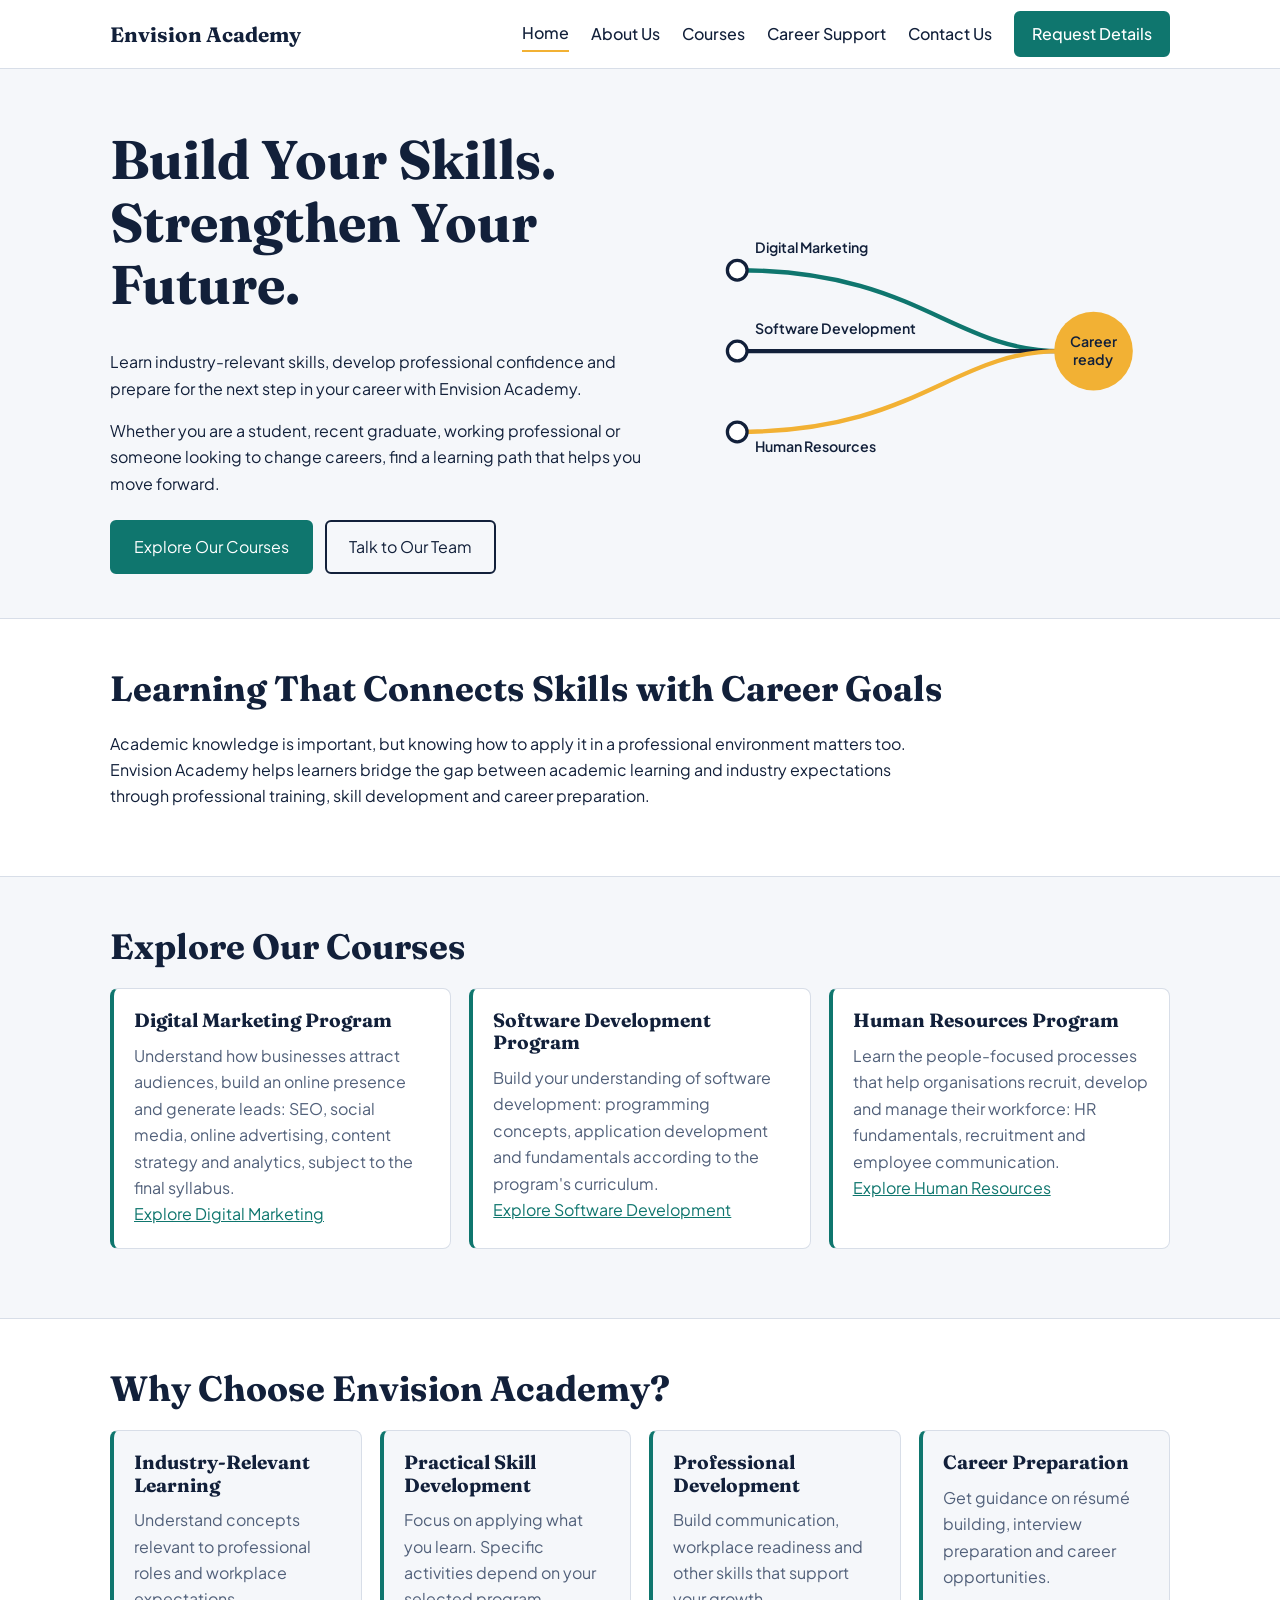
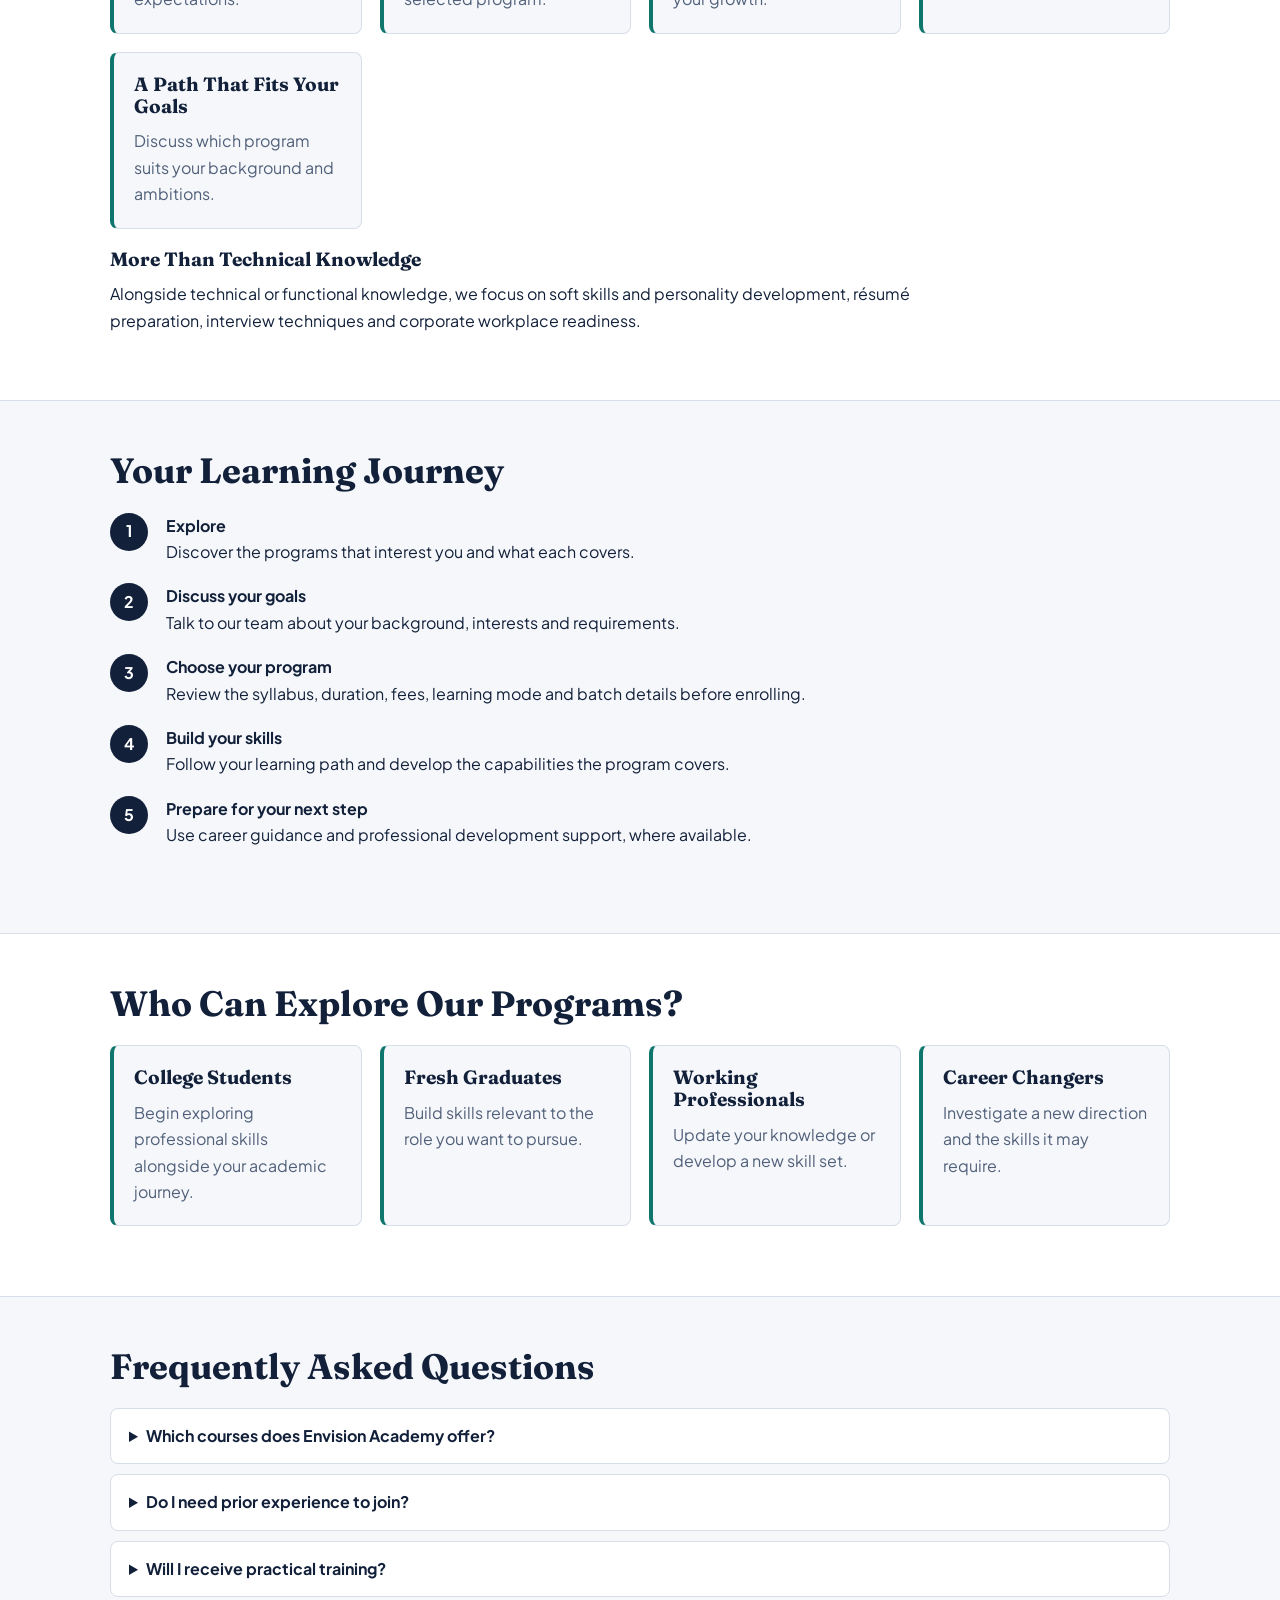
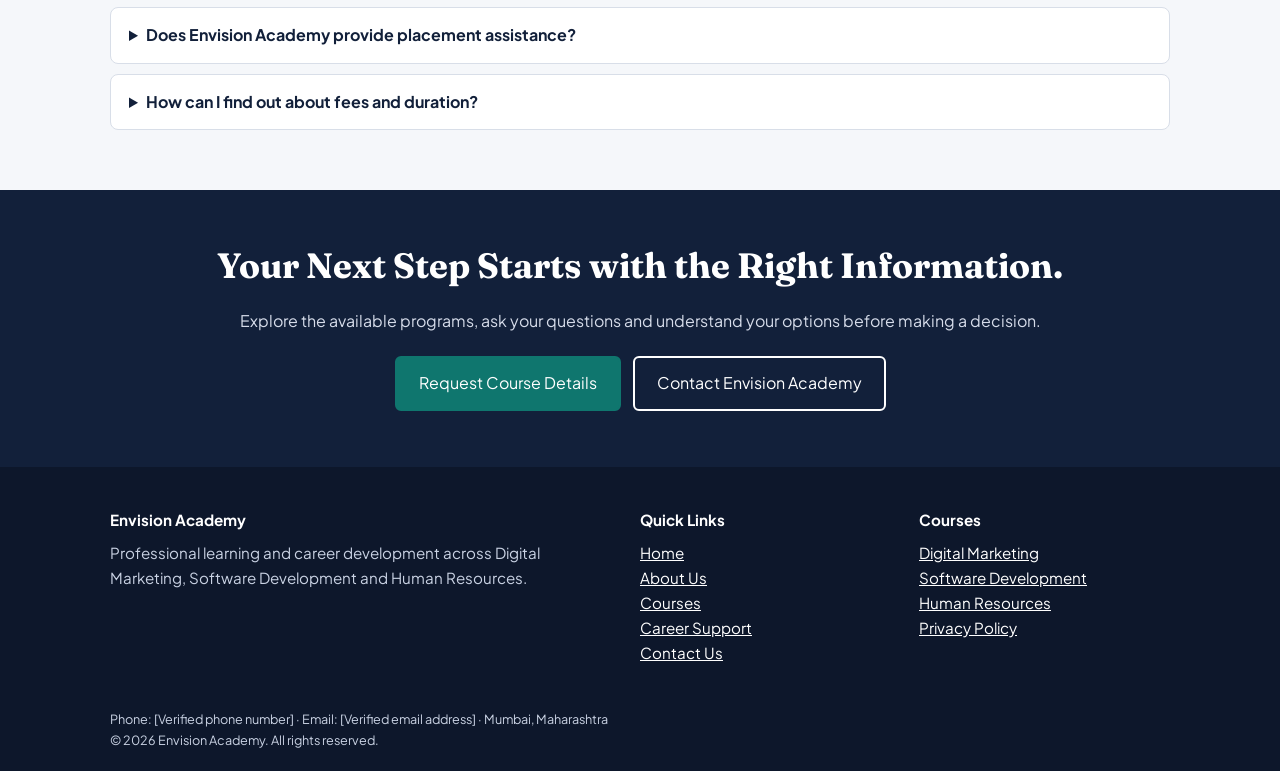
<file: index.html>
<!DOCTYPE html>
<html lang="en">
<head>
<meta charset="utf-8">
<meta name="viewport" content="width=device-width,initial-scale=1">
<title>Envision Academy | Professional Courses & Career Development</title>
<meta name="description" content="Explore professional courses in Digital Marketing, Software Development and Human Resources at Envision Academy. Build practical skills and prepare for your next career opportunity.">
<link rel="preconnect" href="https://fonts.googleapis.com"><link rel="preconnect" href="https://fonts.gstatic.com" crossorigin>
<link href="https://fonts.googleapis.com/css2?family=Fraunces:wght@600;700&family=Plus+Jakarta+Sans:wght@400;500;700&display=swap" rel="stylesheet">
<link rel="stylesheet" href="style.css">
</head>
<body>
<a class="skip" href="#main">Skip to content</a>
<header id="site-header"></header>
<main id="main">
<section class="hero"><div class="wrap"><div>
<h1>Build Your Skills. Strengthen Your Future.</h1>
<p>Learn industry-relevant skills, develop professional confidence and prepare for the next step in your career with Envision Academy.</p>
<p>Whether you are a student, recent graduate, working professional or someone looking to change careers, find a learning path that helps you move forward.</p>
<div class="btns"><a class="btn" href="courses.html">Explore Our Courses</a><a class="btn alt" href="contact.html">Talk to Our Team</a></div></div>
<svg class="path" viewBox="0 0 420 260" role="img" aria-label="Three learning paths, Digital Marketing, Software Development and Human Resources, leading to career readiness">
<g fill="none" stroke="#0f766e" stroke-width="4" stroke-linecap="round"><path class="ln" d="M24 56C190 56 220 130 320 130"/><path class="ln" d="M24 130H320" stroke="#12203a"/><path class="ln" d="M24 204C190 204 220 130 320 130" stroke="#f2b134"/></g>
<g fill="#fff" stroke="#12203a" stroke-width="3"><circle cx="24" cy="56" r="9"/><circle cx="24" cy="130" r="9"/><circle cx="24" cy="204" r="9"/></g>
<circle cx="350" cy="130" r="36" fill="#f2b134"/><text x="350" y="126" text-anchor="middle">Career</text><text x="350" y="143" text-anchor="middle">ready</text>
<text x="40" y="40">Digital Marketing</text><text x="40" y="114">Software Development</text><text x="40" y="190" dy="32">Human Resources</text></svg></div></section>

<section class="sec alt"><div class="wrap"><h2>Learning That Connects Skills with Career Goals</h2>
<p>Academic knowledge is important, but knowing how to apply it in a professional environment matters too. Envision Academy helps learners bridge the gap between academic learning and industry expectations through professional training, skill development and career preparation.</p></div></section>

<section class="sec"><div class="wrap"><h2>Explore Our Courses</h2>
<ul class="grid">
<li><h3>Digital Marketing Program</h3><p>Understand how businesses attract audiences, build an online presence and generate leads: SEO, social media, online advertising, content strategy and analytics, subject to the final syllabus.</p><p><a href="digital-marketing.html">Explore Digital Marketing</a></p></li>
<li><h3>Software Development Program</h3><p>Build your understanding of software development: programming concepts, application development and fundamentals according to the program's curriculum.</p><p><a href="software-development.html">Explore Software Development</a></p></li>
<li><h3>Human Resources Program</h3><p>Learn the people-focused processes that help organisations recruit, develop and manage their workforce: HR fundamentals, recruitment and employee communication.</p><p><a href="human-resources.html">Explore Human Resources</a></p></li></ul></div></section>

<section class="sec alt"><div class="wrap"><h2>Why Choose Envision Academy?</h2>
<ul class="grid">
<li><h3>Industry-Relevant Learning</h3><p>Understand concepts relevant to professional roles and workplace expectations.</p></li>
<li><h3>Practical Skill Development</h3><p>Focus on applying what you learn. Specific activities depend on your selected program.</p></li>
<li><h3>Professional Development</h3><p>Build communication, workplace readiness and other skills that support your growth.</p></li>
<li><h3>Career Preparation</h3><p>Get guidance on résumé building, interview preparation and career opportunities.</p></li>
<li><h3>A Path That Fits Your Goals</h3><p>Discuss which program suits your background and ambitions.</p></li></ul>
<h3>More Than Technical Knowledge</h3>
<p>Alongside technical or functional knowledge, we focus on soft skills and personality development, résumé preparation, interview techniques and corporate workplace readiness.</p></div></section>

<section class="sec"><div class="wrap"><h2>Your Learning Journey</h2><ol class="steps">
<li><strong>Explore</strong>Discover the programs that interest you and what each covers.</li>
<li><strong>Discuss your goals</strong>Talk to our team about your background, interests and requirements.</li>
<li><strong>Choose your program</strong>Review the syllabus, duration, fees, learning mode and batch details before enrolling.</li>
<li><strong>Build your skills</strong>Follow your learning path and develop the capabilities the program covers.</li>
<li><strong>Prepare for your next step</strong>Use career guidance and professional development support, where available.</li></ol></div></section>

<section class="sec alt"><div class="wrap"><h2>Who Can Explore Our Programs?</h2>
<ul class="grid"><li><h3>College Students</h3><p>Begin exploring professional skills alongside your academic journey.</p></li>
<li><h3>Fresh Graduates</h3><p>Build skills relevant to the role you want to pursue.</p></li>
<li><h3>Working Professionals</h3><p>Update your knowledge or develop a new skill set.</p></li>
<li><h3>Career Changers</h3><p>Investigate a new direction and the skills it may require.</p></li></ul></div></section>

<section class="sec"><div class="wrap"><h2>Frequently Asked Questions</h2>
<details><summary>Which courses does Envision Academy offer?</summary><p>Digital Marketing, Software Development and Human Resources. Contact us for the latest course details.</p></details>
<details><summary>Do I need prior experience to join?</summary><p>Entry requirements depend on the selected program. Contact our team for recommended background and prerequisites.</p></details>
<details><summary>Will I receive practical training?</summary><p>Learning activities depend on the course. Ask our team for the syllabus and the practical work included.</p></details>
<details><summary>Does Envision Academy provide placement assistance?</summary><p>Our published profile describes career guidance and internship or placement assistance. Please confirm the exact support for your program with the academy.</p></details>
<details><summary>How can I find out about fees and duration?</summary><p>Submit an enquiry to receive the latest information about fees, duration, eligibility and available batches.</p></details></div></section>

<section class="cta"><div class="wrap"><h2>Your Next Step Starts with the Right Information.</h2><p>Explore the available programs, ask your questions and understand your options before making a decision.</p>
<div class="btns"><a class="btn" href="contact.html">Request Course Details</a><a class="btn alt" href="contact.html">Contact Envision Academy</a></div></div></section>
</main>
<footer id="site-footer"></footer>
<script src="script.js"></script>
</body>
</html>
</file>
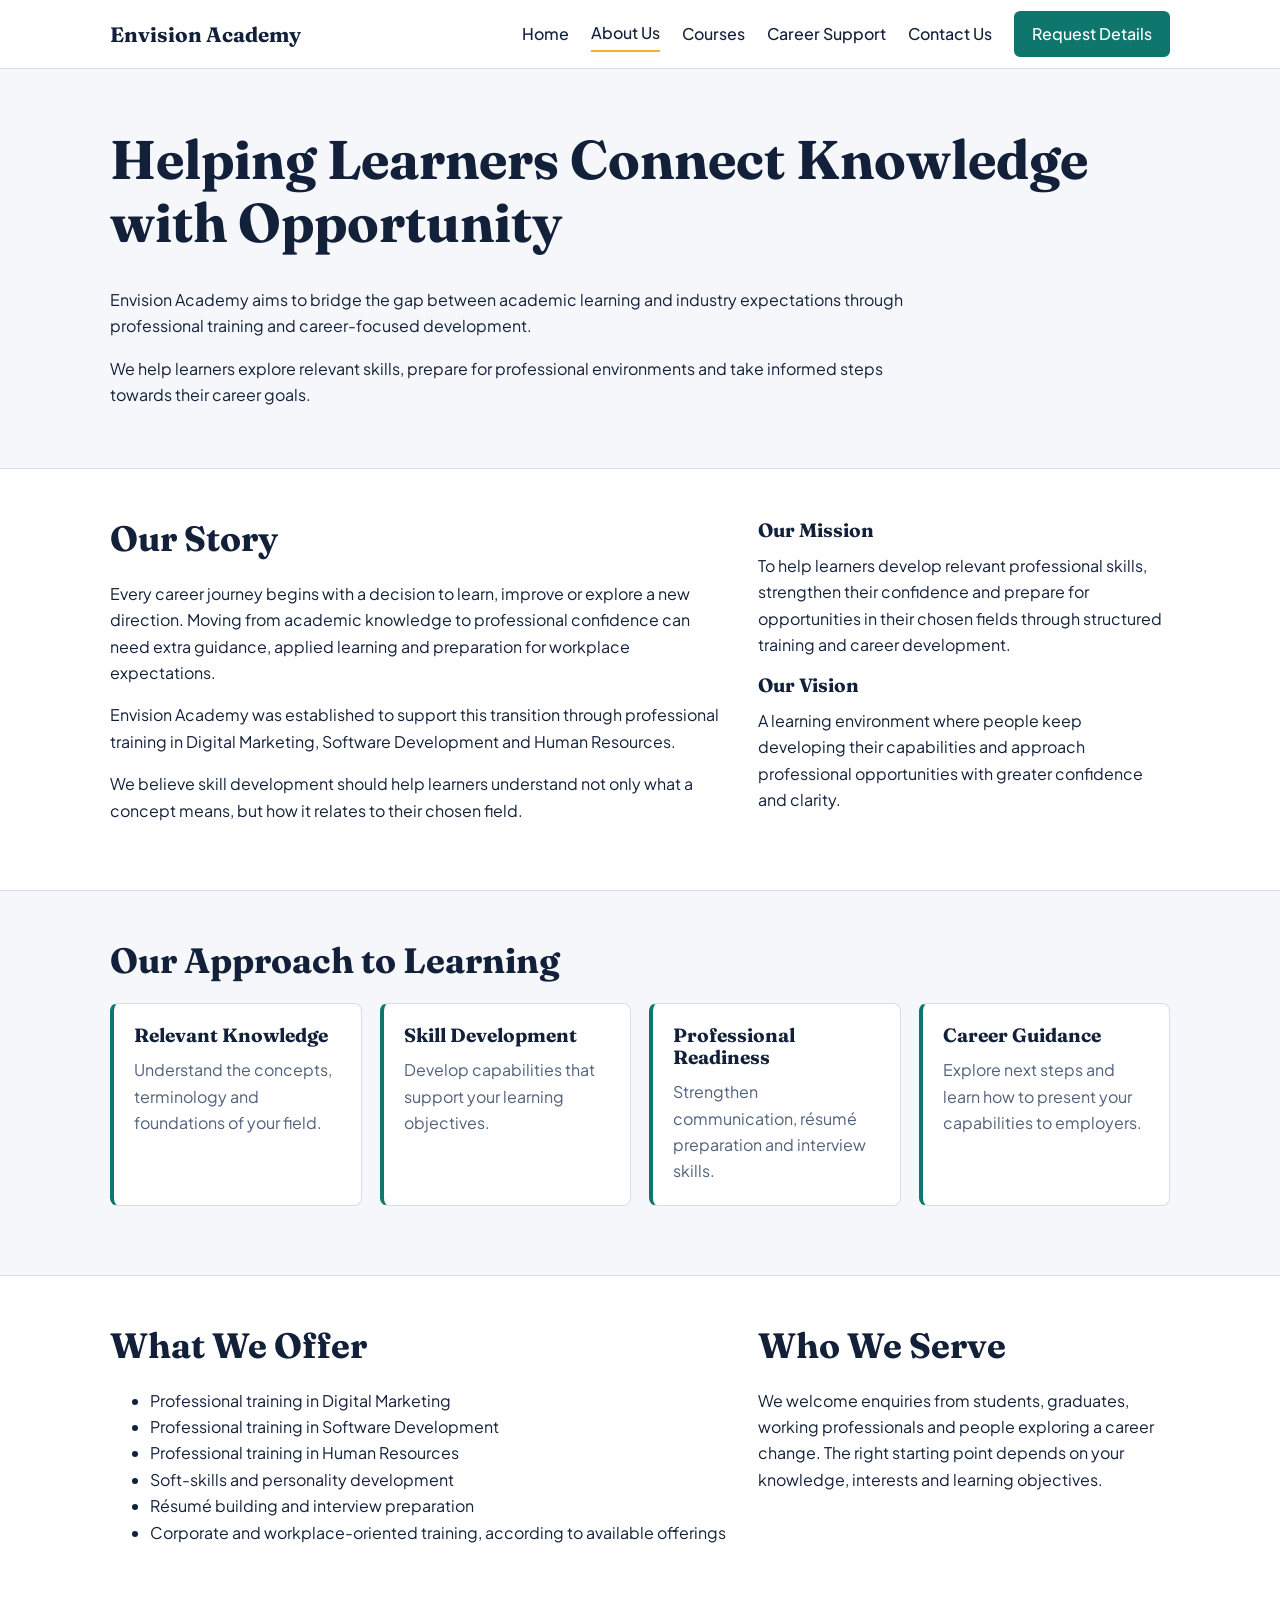
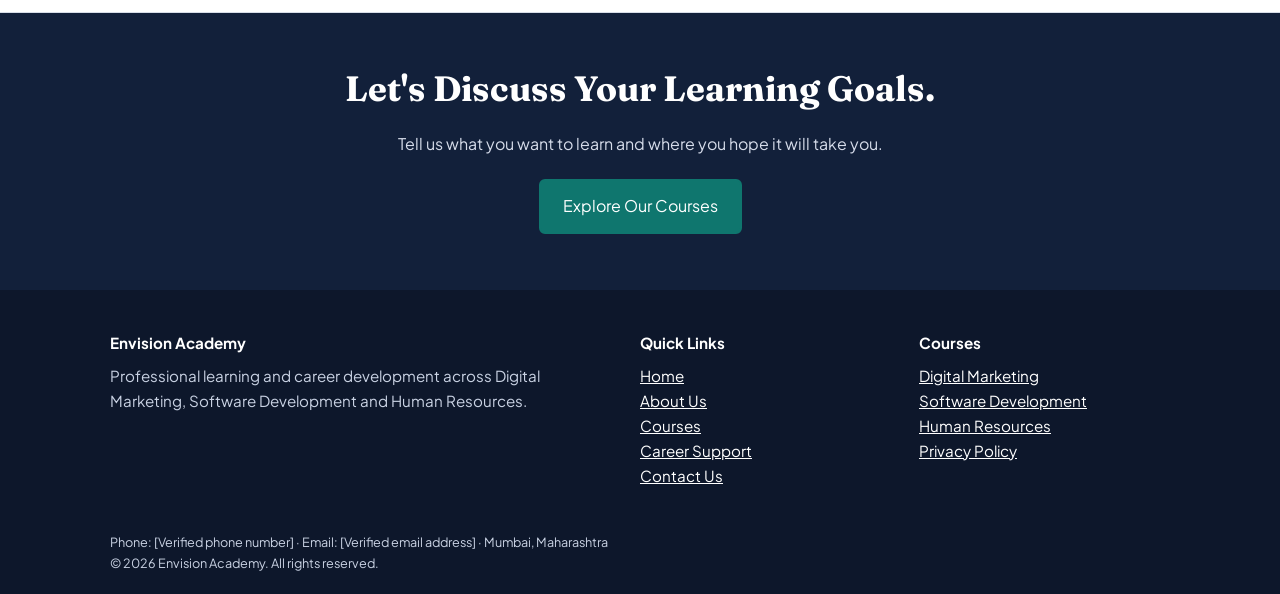
<file: about.html>
<!DOCTYPE html>
<html lang="en">

<head>
    <meta charset="utf-8">
    <meta name="viewport" content="width=device-width,initial-scale=1">
    <title>About Envision Academy | Professional Learning & Development</title>
    <meta name="description"
        content="Learn about Envision Academy's approach to professional training, skill development and career preparation in Digital Marketing, Software Development and Human Resources.">
    <link rel="preconnect" href="https://fonts.googleapis.com">
    <link rel="preconnect" href="https://fonts.gstatic.com" crossorigin>
    <link
        href="https://fonts.googleapis.com/css2?family=Fraunces:wght@600;700&family=Plus+Jakarta+Sans:wght@400;500;700&display=swap"
        rel="stylesheet">
    <link rel="stylesheet" href="style.css">
</head>

<body>
    <a class="skip" href="#main">Skip to content</a>
    <header id="site-header"></header>
    <main id="main">
        <section class="hero solo">
            <div class="wrap">
                <div>
                    <h1>Helping Learners Connect Knowledge with Opportunity</h1>
                    <p>Envision Academy aims to bridge the gap between academic learning and industry expectations
                        through professional training and career-focused development.</p>
                    <p>We help learners explore relevant skills, prepare for professional environments and take informed
                        steps towards their career goals.</p>
                </div>
            </div>
        </section>
        <section class="sec alt">
            <div class="wrap two">
                <div>
                    <h2>Our Story</h2>
                    <p>Every career journey begins with a decision to learn, improve or explore a new direction. Moving
                        from academic knowledge to professional confidence can need extra guidance, applied learning and
                        preparation for workplace expectations.</p>
                    <p>Envision Academy was established to support this transition through professional training in
                        Digital Marketing, Software Development and Human Resources.</p>
                    <p>We believe skill development should help learners understand not only what a concept means, but
                        how it relates to their chosen field.</p>
                </div>
                <div>
                    <h3>Our Mission</h3>
                    <p>To help learners develop relevant professional skills, strengthen their confidence and prepare
                        for opportunities in their chosen fields through structured training and career development.</p>
                    <h3>Our Vision</h3>
                    <p>A learning environment where people keep developing their capabilities and approach professional
                        opportunities with greater confidence and clarity.</p>
                </div>
            </div>
        </section>
        <section class="sec">
            <div class="wrap">
                <h2>Our Approach to Learning</h2>
                <ul class="grid">
                    <li>
                        <h3>Relevant Knowledge</h3>
                        <p>Understand the concepts, terminology and foundations of your field.</p>
                    </li>
                    <li>
                        <h3>Skill Development</h3>
                        <p>Develop capabilities that support your learning objectives.</p>
                    </li>
                    <li>
                        <h3>Professional Readiness</h3>
                        <p>Strengthen communication, résumé preparation and interview skills.</p>
                    </li>
                    <li>
                        <h3>Career Guidance</h3>
                        <p>Explore next steps and learn how to present your capabilities to employers.</p>
                    </li>
                </ul>
            </div>
        </section>
        <section class="sec alt">
            <div class="wrap two">
                <div>
                    <h2>What We Offer</h2>
                    <ul>
                        <li>Professional training in Digital Marketing</li>
                        <li>Professional training in Software Development</li>
                        <li>Professional training in Human Resources</li>
                        <li>Soft-skills and personality development</li>
                        <li>Résumé building and interview preparation</li>
                        <li>Corporate and workplace-oriented training, according to available offerings</li>
                    </ul>
                </div>
                <div>
                    <h2>Who We Serve</h2>
                    <p>We welcome enquiries from students, graduates, working professionals and people exploring a
                        career change. The right starting point depends on your knowledge, interests and learning
                        objectives.</p>
                </div>
            </div>
        </section>
        <section class="cta">
            <div class="wrap">
                <h2>Let's Discuss Your Learning Goals.</h2>
                <p>Tell us what you want to learn and where you hope it will take you.</p>
                <div class="btns"><a class="btn" href="courses.html">Explore Our Courses</a></div>
            </div>
        </section>
    </main>
    <footer id="site-footer"></footer>
    <script src="script.js"></script>
</body>

</html>
</file>
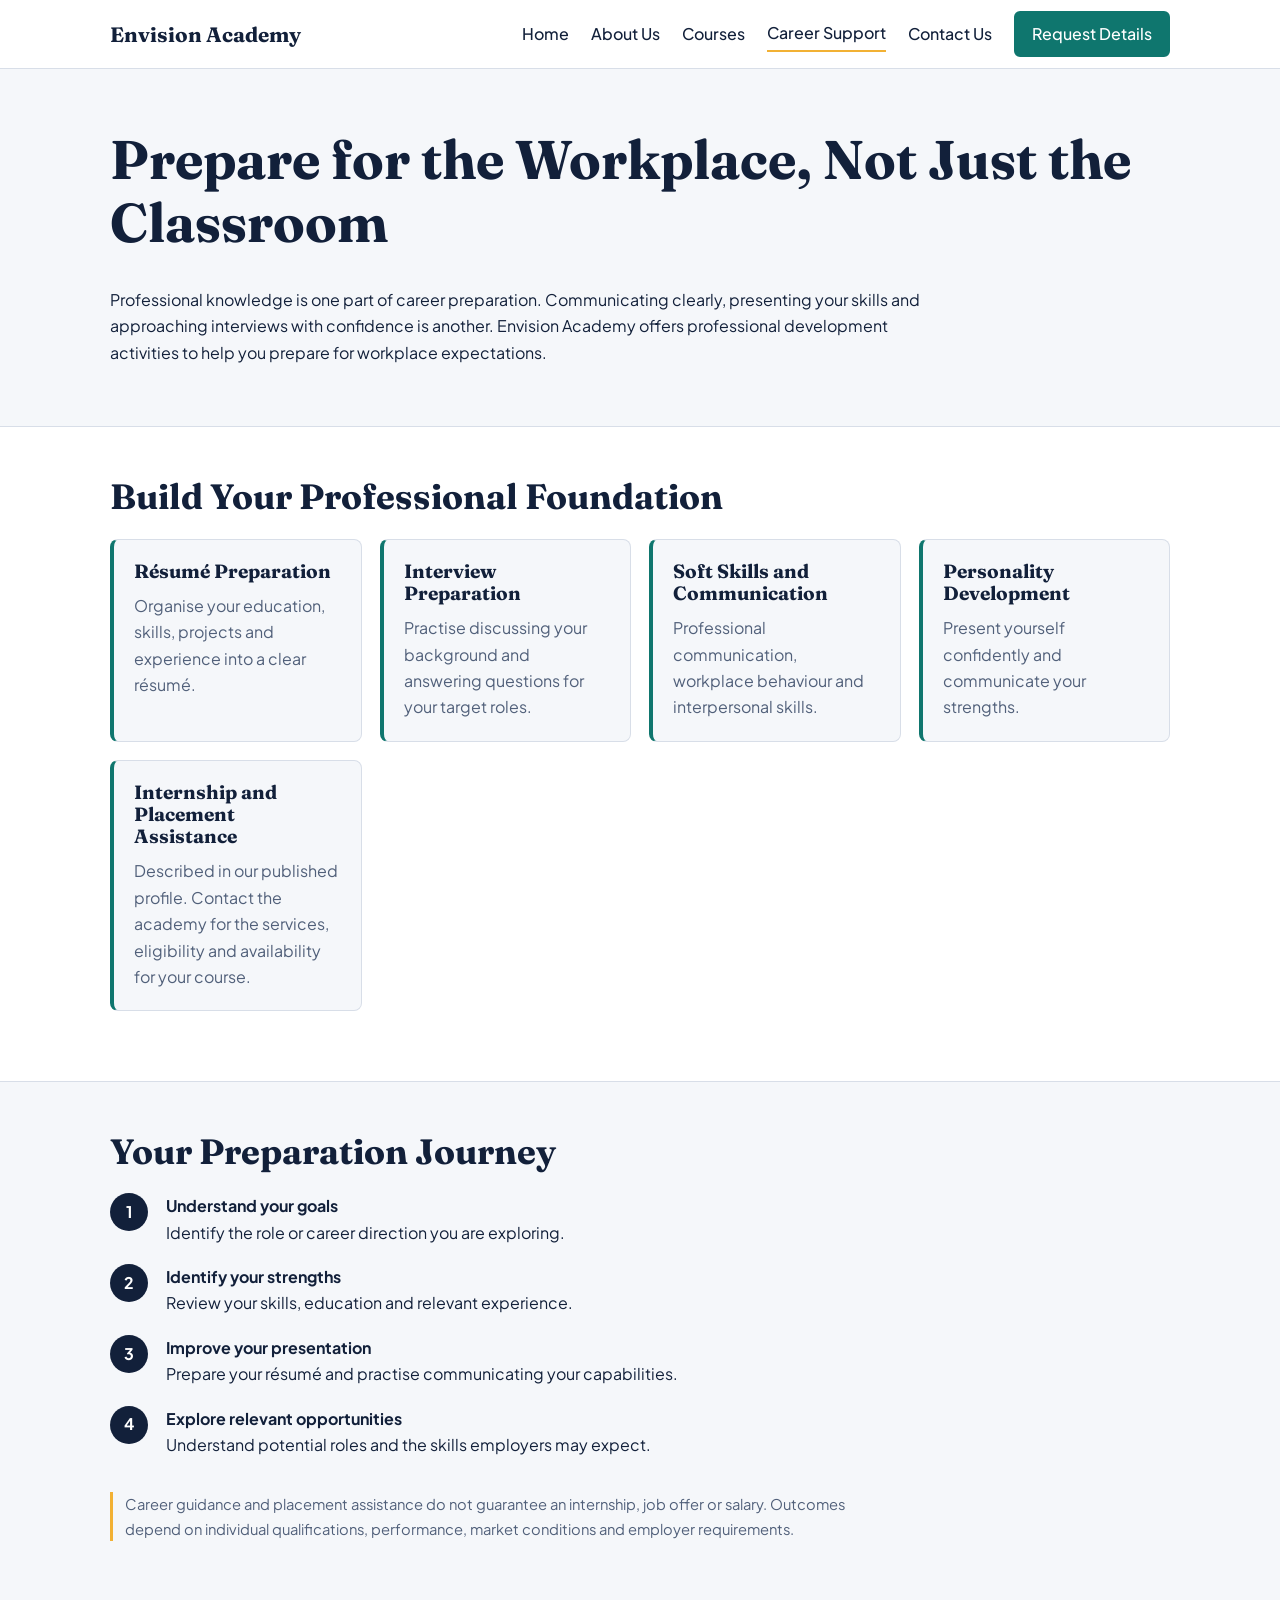
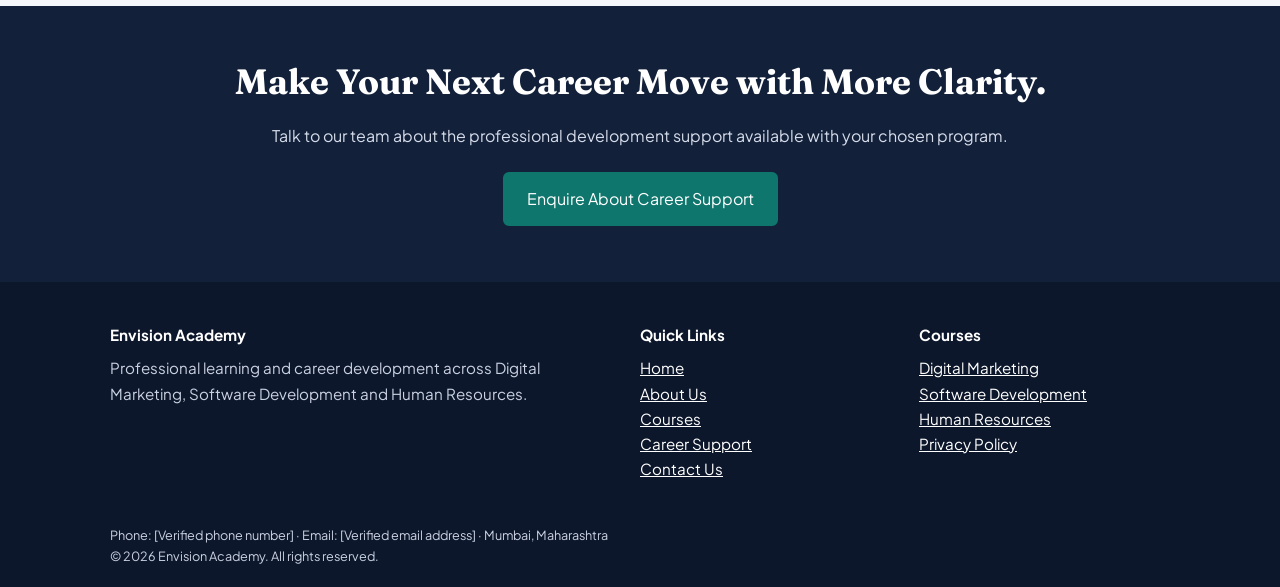
<file: career-support.html>
<!DOCTYPE html>
<html lang="en">
<head>
<meta charset="utf-8">
<meta name="viewport" content="width=device-width,initial-scale=1">
<title>Career Support | Envision Academy</title>
<meta name="description" content="Explore professional development support at Envision Academy, including résumé preparation, interview preparation, soft skills and information about internship or placement assistance.">
<link rel="preconnect" href="https://fonts.googleapis.com"><link rel="preconnect" href="https://fonts.gstatic.com" crossorigin>
<link href="https://fonts.googleapis.com/css2?family=Fraunces:wght@600;700&family=Plus+Jakarta+Sans:wght@400;500;700&display=swap" rel="stylesheet">
<link rel="stylesheet" href="style.css">
</head>
<body>
<a class="skip" href="#main">Skip to content</a>
<header id="site-header"></header>
<main id="main">
<section class="hero solo"><div class="wrap"><div><h1>Prepare for the Workplace, Not Just the Classroom</h1>
<p>Professional knowledge is one part of career preparation. Communicating clearly, presenting your skills and approaching interviews with confidence is another. Envision Academy offers professional development activities to help you prepare for workplace expectations.</p></div></div></section>
<section class="sec alt"><div class="wrap"><h2>Build Your Professional Foundation</h2><ul class="grid">
<li><h3>Résumé Preparation</h3><p>Organise your education, skills, projects and experience into a clear résumé.</p></li>
<li><h3>Interview Preparation</h3><p>Practise discussing your background and answering questions for your target roles.</p></li>
<li><h3>Soft Skills and Communication</h3><p>Professional communication, workplace behaviour and interpersonal skills.</p></li>
<li><h3>Personality Development</h3><p>Present yourself confidently and communicate your strengths.</p></li>
<li><h3>Internship and Placement Assistance</h3><p>Described in our published profile. Contact the academy for the services, eligibility and availability for your course.</p></li></ul></div></section>
<section class="sec"><div class="wrap"><h2>Your Preparation Journey</h2><ol class="steps">
<li><strong>Understand your goals</strong>Identify the role or career direction you are exploring.</li>
<li><strong>Identify your strengths</strong>Review your skills, education and relevant experience.</li>
<li><strong>Improve your presentation</strong>Prepare your résumé and practise communicating your capabilities.</li>
<li><strong>Explore relevant opportunities</strong>Understand potential roles and the skills employers may expect.</li></ol>
<p class="note">Career guidance and placement assistance do not guarantee an internship, job offer or salary. Outcomes depend on individual qualifications, performance, market conditions and employer requirements.</p></div></section>
<section class="cta"><div class="wrap"><h2>Make Your Next Career Move with More Clarity.</h2><p>Talk to our team about the professional development support available with your chosen program.</p><div class="btns"><a class="btn" href="contact.html">Enquire About Career Support</a></div></div></section>
</main>
<footer id="site-footer"></footer>
<script src="script.js"></script>
</body>
</html>
</file>
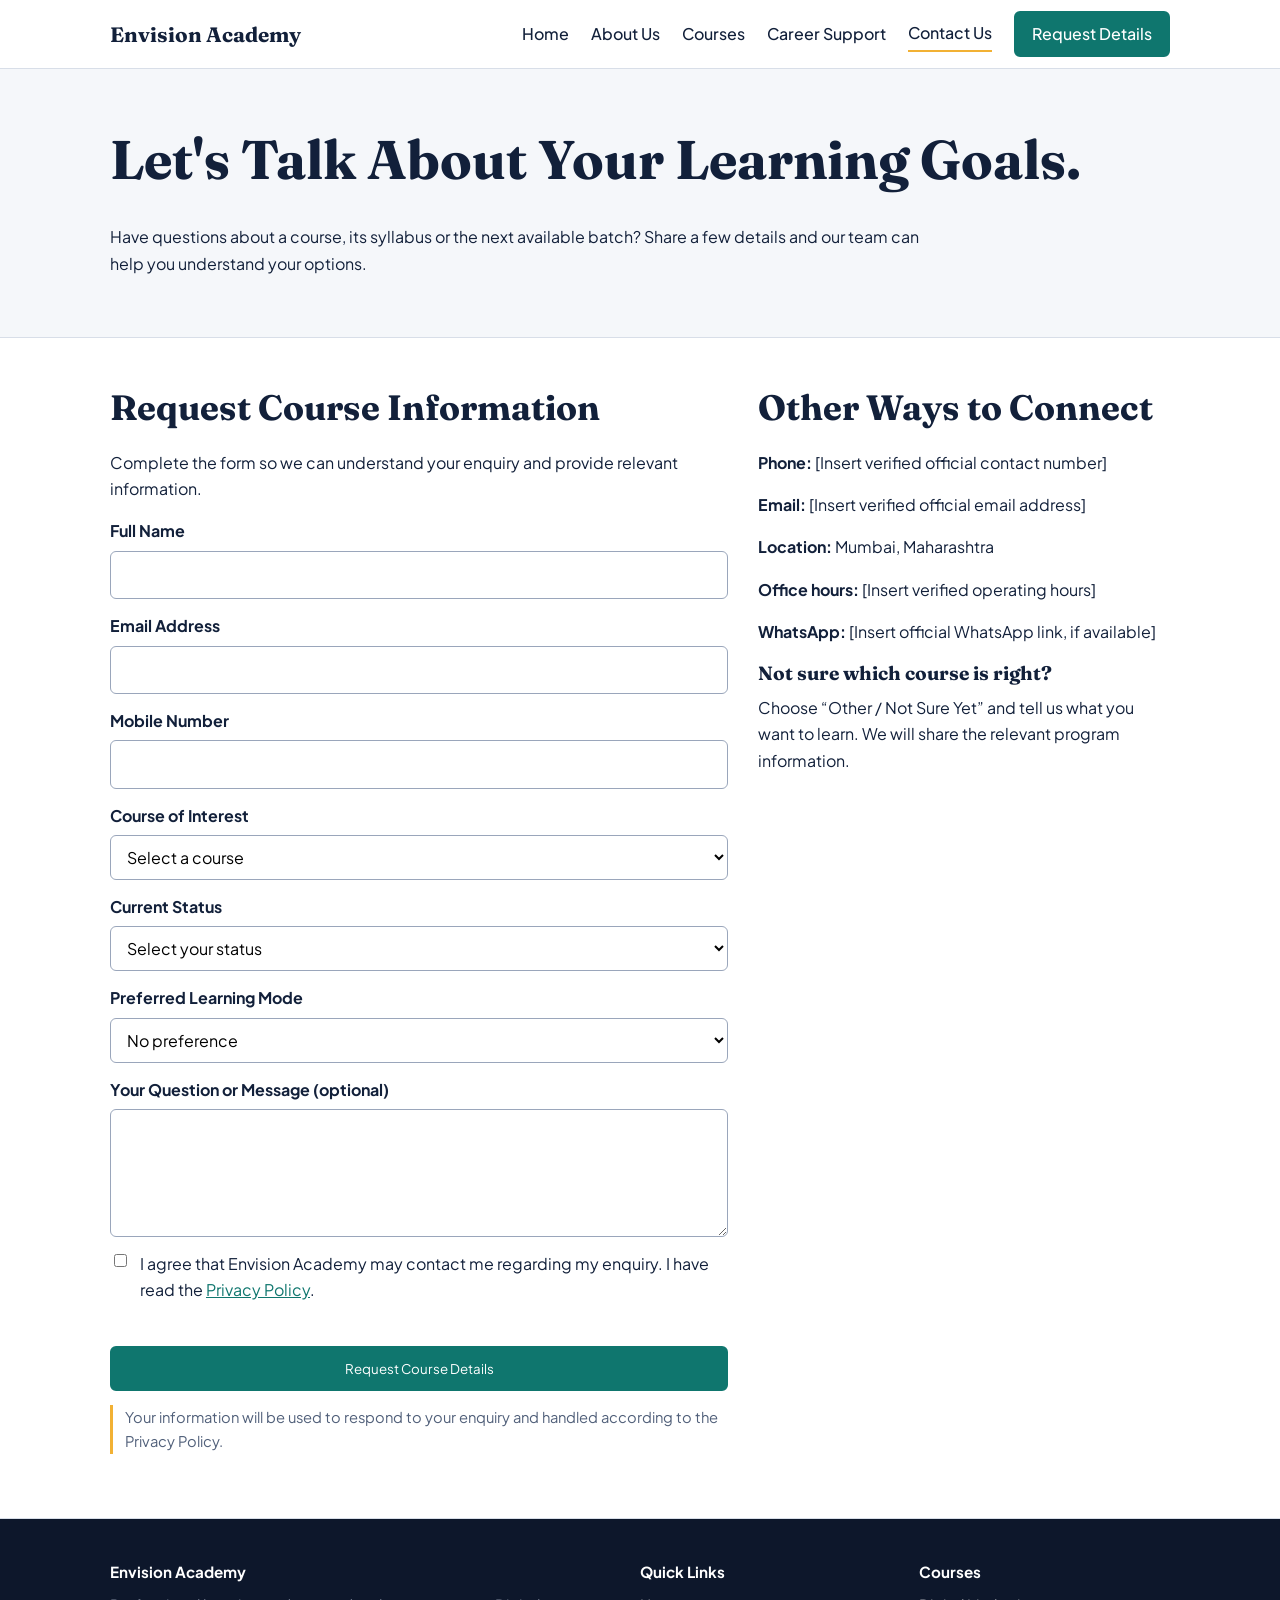
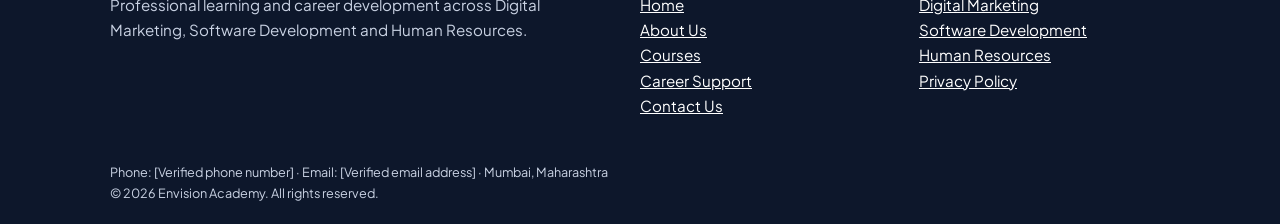
<file: contact.html>
<!DOCTYPE html>
<html lang="en">
<head>
<meta charset="utf-8">
<meta name="viewport" content="width=device-width,initial-scale=1">
<title>Contact Envision Academy | Course Enquiries</title>
<meta name="description" content="Contact Envision Academy to enquire about Digital Marketing, Software Development and Human Resources programs, fees, eligibility and available batches.">
<link rel="preconnect" href="https://fonts.googleapis.com"><link rel="preconnect" href="https://fonts.gstatic.com" crossorigin>
<link href="https://fonts.googleapis.com/css2?family=Fraunces:wght@600;700&family=Plus+Jakarta+Sans:wght@400;500;700&display=swap" rel="stylesheet">
<link rel="stylesheet" href="style.css">
</head>
<body>
<a class="skip" href="#main">Skip to content</a>
<header id="site-header"></header>
<main id="main">
<section class="hero solo"><div class="wrap"><div><h1>Let's Talk About Your Learning Goals.</h1>
<p>Have questions about a course, its syllabus or the next available batch? Share a few details and our team can help you understand your options.</p></div></div></section>
<section class="sec alt"><div class="wrap two"><div><h2>Request Course Information</h2>
<p>Complete the form so we can understand your enquiry and provide relevant information.</p>
<form id="enquiry" novalidate>
<label>Full Name<input name="name" autocomplete="name" required></label>
<label>Email Address<input name="email" type="email" autocomplete="email" required></label>
<label>Mobile Number<input name="mobile" type="tel" autocomplete="tel" required></label>
<label>Course of Interest<select name="course" required><option value="">Select a course</option><option>Digital Marketing</option><option>Software Development</option><option>Human Resources</option><option>Other / Not Sure Yet</option></select></label>
<label>Current Status<select name="status" required><option value="">Select your status</option><option>Student</option><option>Graduate</option><option>Working Professional</option><option>Career Changer</option><option>Other</option></select></label>
<!-- TODO: list only the learning modes the academy actually offers -->
<label>Preferred Learning Mode<select name="mode"><option value="">No preference</option></select></label>
<label>Your Question or Message (optional)<textarea name="message" rows="4"></textarea></label>
<label class="chk"><input type="checkbox" name="consent"><span>I agree that Envision Academy may contact me regarding my enquiry. I have read the <a href="privacy.html">Privacy Policy</a>.</span></label>
<p class="err" id="form-status" role="alert"></p>
<button class="btn" type="submit">Request Course Details</button>
<p class="note">Your information will be used to respond to your enquiry and handled according to the Privacy Policy.</p></form></div>
<div><h2>Other Ways to Connect</h2>
<!-- TODO: insert verified contact details -->
<p><strong>Phone:</strong> [Insert verified official contact number]</p><p><strong>Email:</strong> [Insert verified official email address]</p>
<p><strong>Location:</strong> Mumbai, Maharashtra</p><p><strong>Office hours:</strong> [Insert verified operating hours]</p><p><strong>WhatsApp:</strong> [Insert official WhatsApp link, if available]</p>
<h3>Not sure which course is right?</h3><p>Choose “Other / Not Sure Yet” and tell us what you want to learn. We will share the relevant program information.</p></div></div></section>
</main>
<footer id="site-footer"></footer>
<script src="script.js"></script>
</body>
</html>
</file>
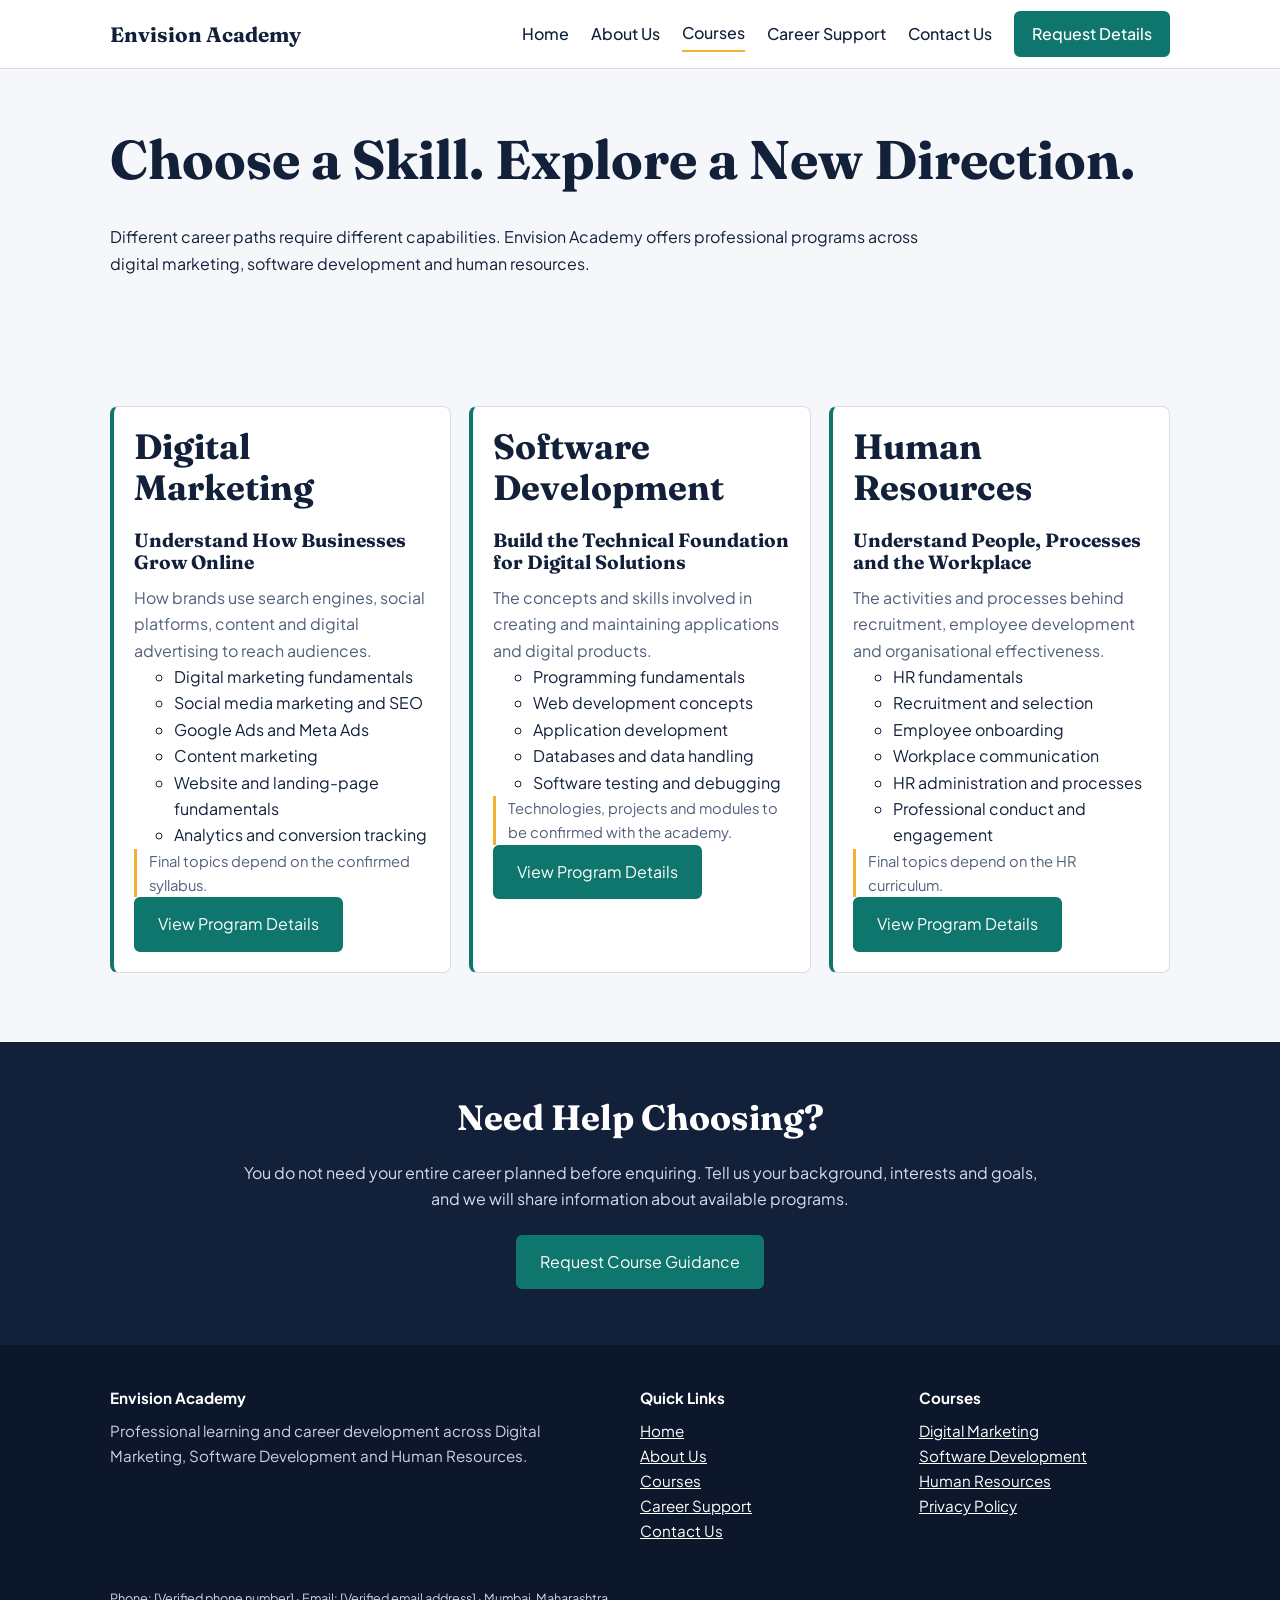
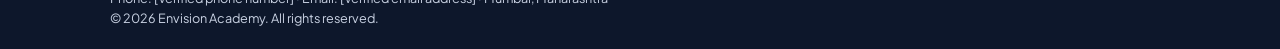
<file: courses.html>
<!DOCTYPE html>
<html lang="en">
<head>
<meta charset="utf-8">
<meta name="viewport" content="width=device-width,initial-scale=1">
<title>Courses at Envision Academy | Explore Your Learning Path</title>
<meta name="description" content="Explore Envision Academy's professional programs in Digital Marketing, Software Development and Human Resources. Request course details and guidance.">
<link rel="preconnect" href="https://fonts.googleapis.com"><link rel="preconnect" href="https://fonts.gstatic.com" crossorigin>
<link href="https://fonts.googleapis.com/css2?family=Fraunces:wght@600;700&family=Plus+Jakarta+Sans:wght@400;500;700&display=swap" rel="stylesheet">
<link rel="stylesheet" href="style.css">
</head>
<body>
<a class="skip" href="#main">Skip to content</a>
<header id="site-header"></header>
<main id="main">
<section class="hero solo"><div class="wrap"><div><h1>Choose a Skill. Explore a New Direction.</h1>
<p>Different career paths require different capabilities. Envision Academy offers professional programs across digital marketing, software development and human resources.</p></div></div></section>
<section class="sec"><div class="wrap"><ul class="grid">
<li><h2>Digital Marketing</h2><h3>Understand How Businesses Grow Online</h3><p>How brands use search engines, social platforms, content and digital advertising to reach audiences.</p><ul><li>Digital marketing fundamentals</li><li>Social media marketing and SEO</li><li>Google Ads and Meta Ads</li><li>Content marketing</li><li>Website and landing-page fundamentals</li><li>Analytics and conversion tracking</li></ul><p class="note">Final topics depend on the confirmed syllabus.</p><a class="btn" href="digital-marketing.html">View Program Details</a></li>
<li><h2>Software Development</h2><h3>Build the Technical Foundation for Digital Solutions</h3><p>The concepts and skills involved in creating and maintaining applications and digital products.</p><ul><li>Programming fundamentals</li><li>Web development concepts</li><li>Application development</li><li>Databases and data handling</li><li>Software testing and debugging</li></ul><p class="note">Technologies, projects and modules to be confirmed with the academy.</p><a class="btn" href="software-development.html">View Program Details</a></li>
<li><h2>Human Resources</h2><h3>Understand People, Processes and the Workplace</h3><p>The activities and processes behind recruitment, employee development and organisational effectiveness.</p><ul><li>HR fundamentals</li><li>Recruitment and selection</li><li>Employee onboarding</li><li>Workplace communication</li><li>HR administration and processes</li><li>Professional conduct and engagement</li></ul><p class="note">Final topics depend on the HR curriculum.</p><a class="btn" href="human-resources.html">View Program Details</a></li></ul></div></section>
<section class="cta"><div class="wrap"><h2>Need Help Choosing?</h2><p>You do not need your entire career planned before enquiring. Tell us your background, interests and goals, and we will share information about available programs.</p><div class="btns"><a class="btn" href="contact.html">Request Course Guidance</a></div></div></section>
</main>
<footer id="site-footer"></footer>
<script src="script.js"></script>
</body>
</html>
</file>
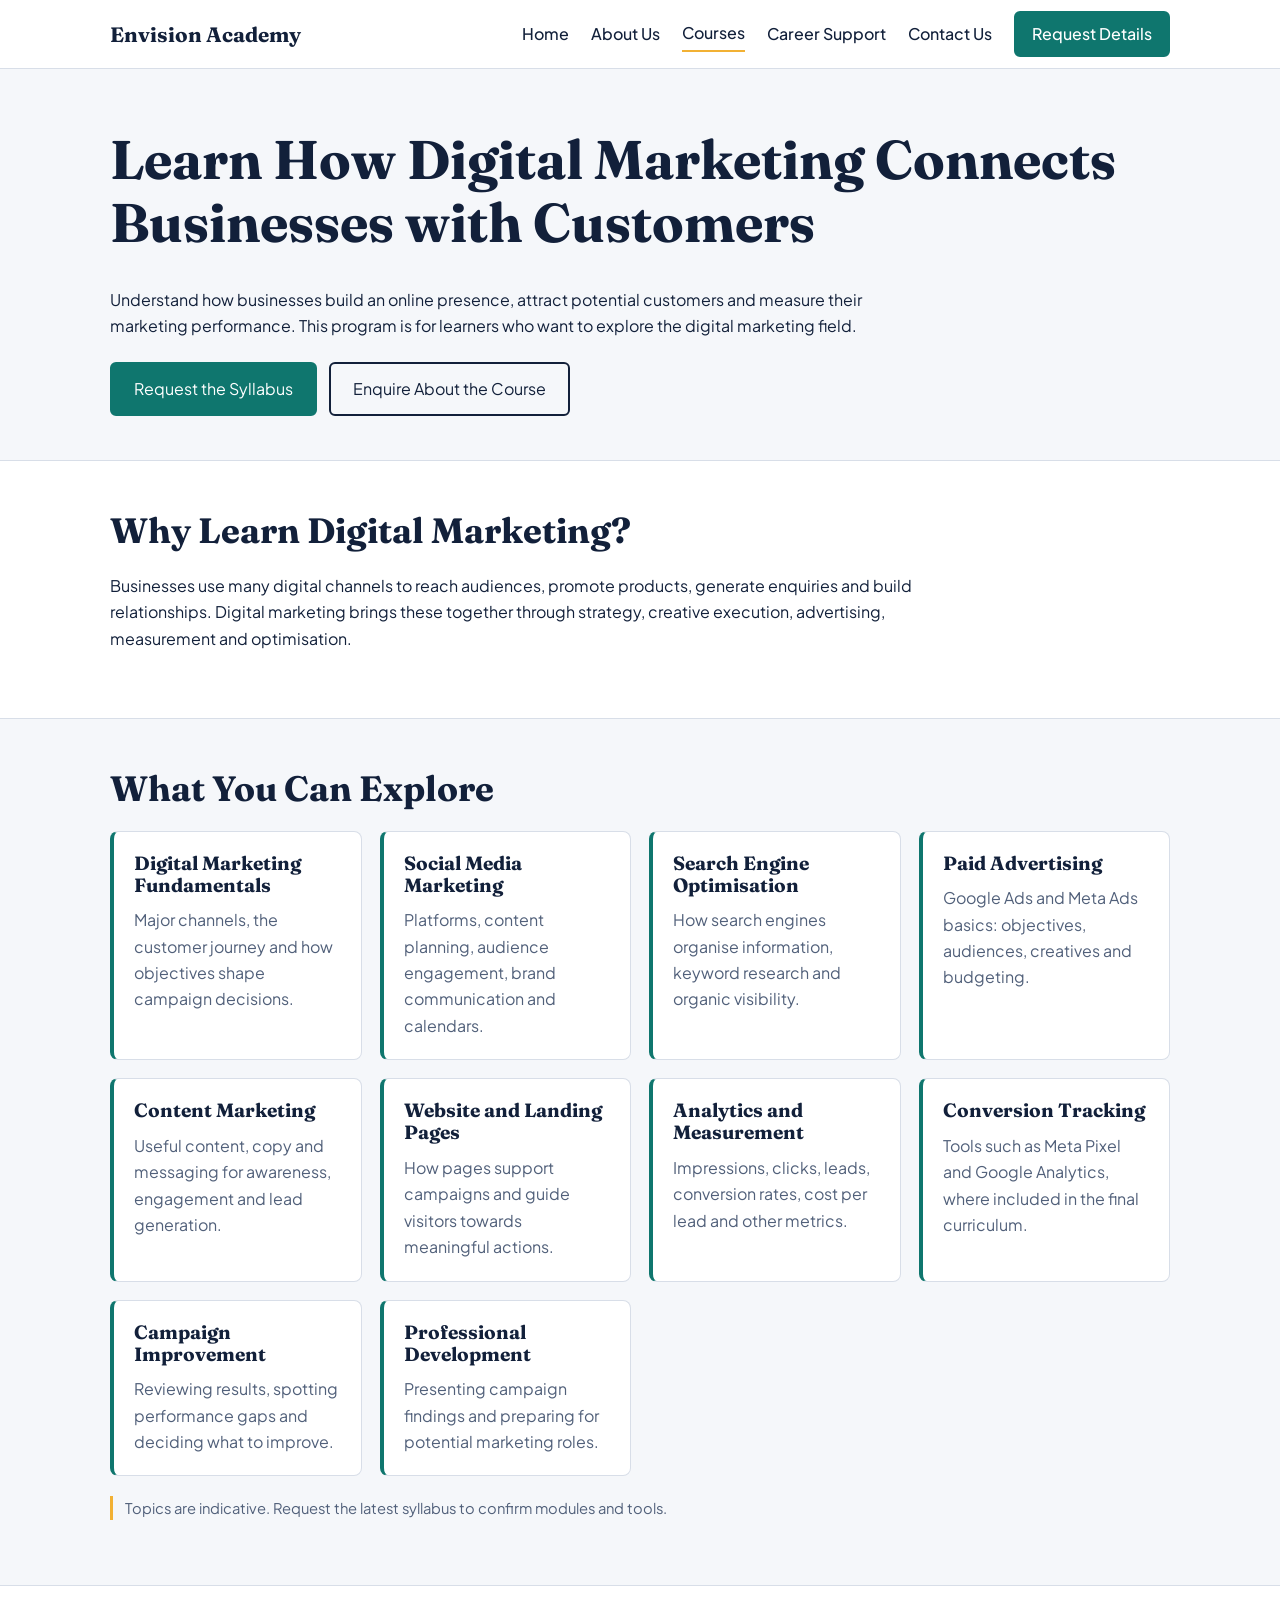
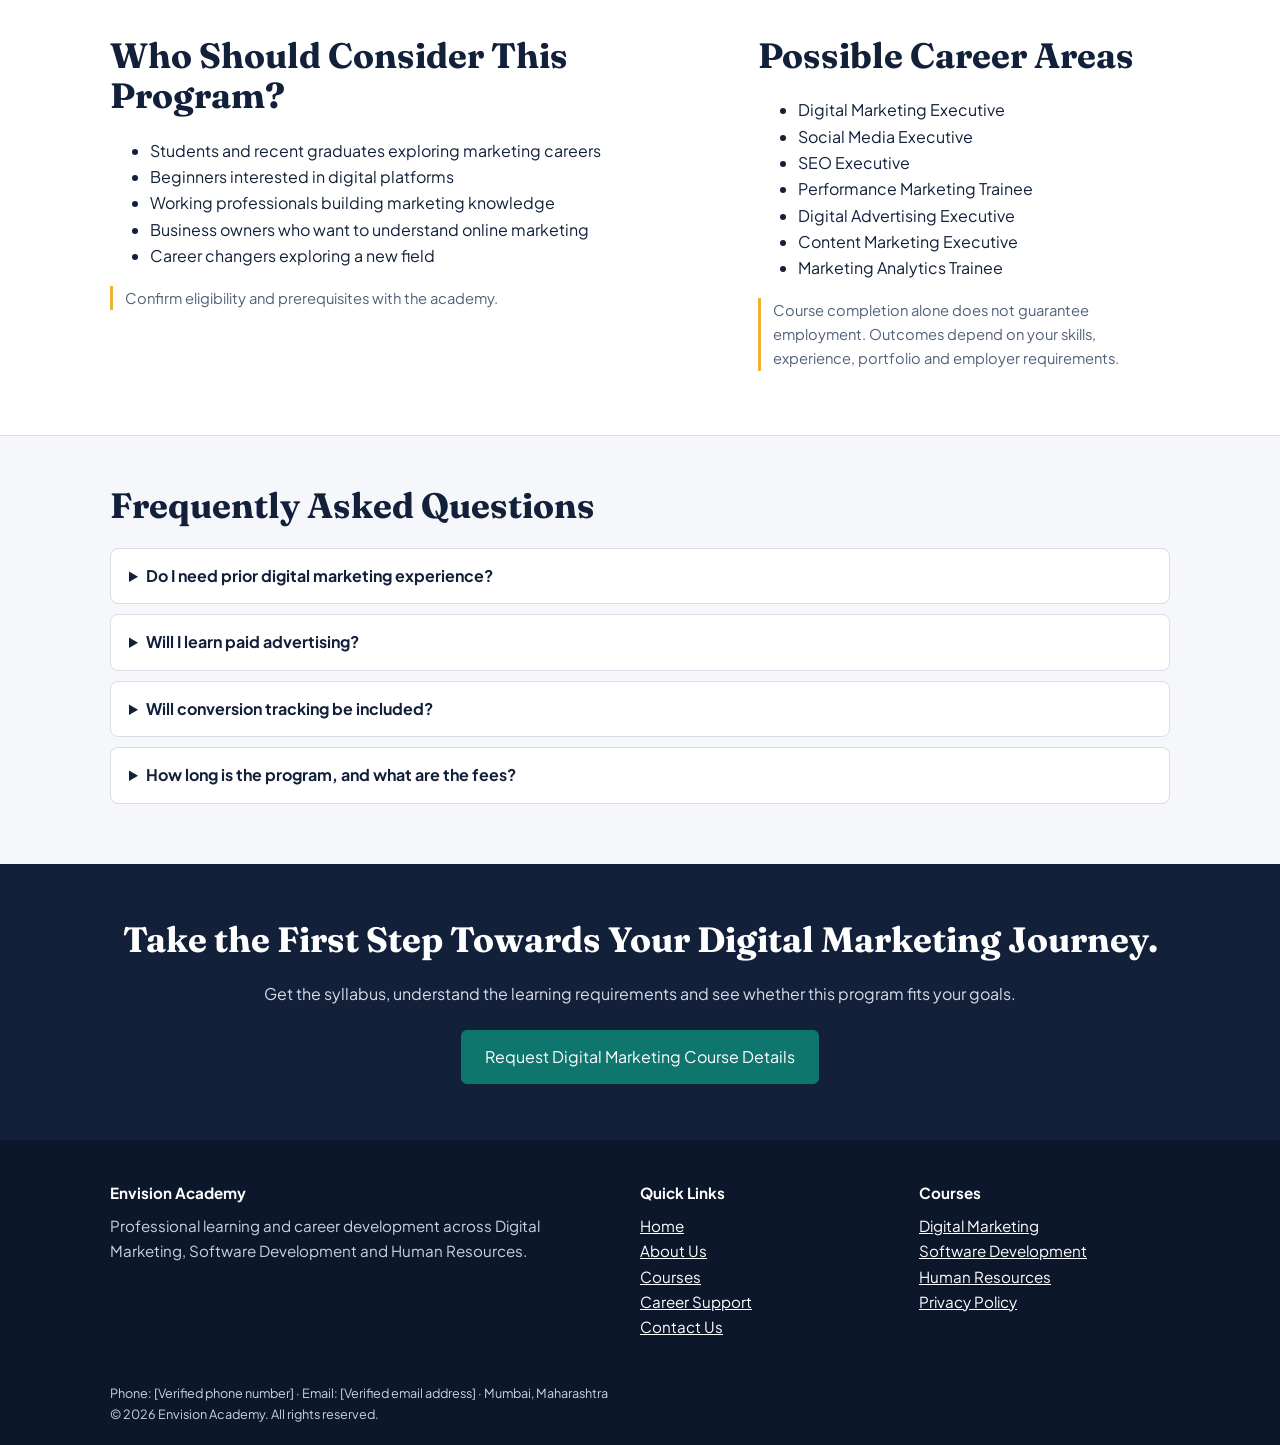
<file: digital-marketing.html>
<!DOCTYPE html>
<html lang="en">
<head>
<meta charset="utf-8">
<meta name="viewport" content="width=device-width,initial-scale=1">
<title>Digital Marketing Program | Envision Academy</title>
<meta name="description" content="Explore the Digital Marketing Program at Envision Academy, including digital marketing concepts, advertising, SEO, social media and analytics. Request the latest syllabus and course details.">
<link rel="preconnect" href="https://fonts.googleapis.com"><link rel="preconnect" href="https://fonts.gstatic.com" crossorigin>
<link href="https://fonts.googleapis.com/css2?family=Fraunces:wght@600;700&family=Plus+Jakarta+Sans:wght@400;500;700&display=swap" rel="stylesheet">
<link rel="stylesheet" href="style.css">
</head>
<body>
<a class="skip" href="#main">Skip to content</a>
<header id="site-header"></header>
<main id="main">
<section class="hero solo"><div class="wrap"><div><h1>Learn How Digital Marketing Connects Businesses with Customers</h1>
<p>Understand how businesses build an online presence, attract potential customers and measure their marketing performance. This program is for learners who want to explore the digital marketing field.</p>
<div class="btns"><a class="btn" href="contact.html">Request the Syllabus</a><a class="btn alt" href="contact.html">Enquire About the Course</a></div></div></div></section>
<section class="sec alt"><div class="wrap"><h2>Why Learn Digital Marketing?</h2><p>Businesses use many digital channels to reach audiences, promote products, generate enquiries and build relationships. Digital marketing brings these together through strategy, creative execution, advertising, measurement and optimisation.</p></div></section>
<section class="sec"><div class="wrap"><h2>What You Can Explore</h2><ul class="grid">
<li><h3>Digital Marketing Fundamentals</h3><p>Major channels, the customer journey and how objectives shape campaign decisions.</p></li>
<li><h3>Social Media Marketing</h3><p>Platforms, content planning, audience engagement, brand communication and calendars.</p></li>
<li><h3>Search Engine Optimisation</h3><p>How search engines organise information, keyword research and organic visibility.</p></li>
<li><h3>Paid Advertising</h3><p>Google Ads and Meta Ads basics: objectives, audiences, creatives and budgeting.</p></li>
<li><h3>Content Marketing</h3><p>Useful content, copy and messaging for awareness, engagement and lead generation.</p></li>
<li><h3>Website and Landing Pages</h3><p>How pages support campaigns and guide visitors towards meaningful actions.</p></li>
<li><h3>Analytics and Measurement</h3><p>Impressions, clicks, leads, conversion rates, cost per lead and other metrics.</p></li>
<li><h3>Conversion Tracking</h3><p>Tools such as Meta Pixel and Google Analytics, where included in the final curriculum.</p></li>
<li><h3>Campaign Improvement</h3><p>Reviewing results, spotting performance gaps and deciding what to improve.</p></li>
<li><h3>Professional Development</h3><p>Presenting campaign findings and preparing for potential marketing roles.</p></li></ul>
<p class="note">Topics are indicative. Request the latest syllabus to confirm modules and tools.</p></div></section>
<section class="sec alt"><div class="wrap two"><div><h2>Who Should Consider This Program?</h2><ul><li>Students and recent graduates exploring marketing careers</li><li>Beginners interested in digital platforms</li><li>Working professionals building marketing knowledge</li><li>Business owners who want to understand online marketing</li><li>Career changers exploring a new field</li></ul><p class="note">Confirm eligibility and prerequisites with the academy.</p></div>
<div><h2>Possible Career Areas</h2><ul><li>Digital Marketing Executive</li><li>Social Media Executive</li><li>SEO Executive</li><li>Performance Marketing Trainee</li><li>Digital Advertising Executive</li><li>Content Marketing Executive</li><li>Marketing Analytics Trainee</li></ul><p class="note">Course completion alone does not guarantee employment. Outcomes depend on your skills, experience, portfolio and employer requirements.</p></div></div></section>
<section class="sec"><div class="wrap"><h2>Frequently Asked Questions</h2>
<details><summary>Do I need prior digital marketing experience?</summary><p>Please confirm with our team whether the available batch suits beginners.</p></details>
<details><summary>Will I learn paid advertising?</summary><p>The suggested curriculum includes Google Ads and Meta Ads fundamentals. Contact us to confirm topics and depth.</p></details>
<details><summary>Will conversion tracking be included?</summary><p>Ask whether the current syllabus covers Meta Pixel, Google Analytics, Google Ads conversion tracking and related tools.</p></details>
<details><summary>How long is the program, and what are the fees?</summary><p>Submit an enquiry for the current duration, batch schedule, fees and payment options.</p></details></div></section>
<section class="cta"><div class="wrap"><h2>Take the First Step Towards Your Digital Marketing Journey.</h2><p>Get the syllabus, understand the learning requirements and see whether this program fits your goals.</p><div class="btns"><a class="btn" href="contact.html">Request Digital Marketing Course Details</a></div></div></section>
</main>
<footer id="site-footer"></footer>
<script src="script.js"></script>
</body>
</html>
</file>
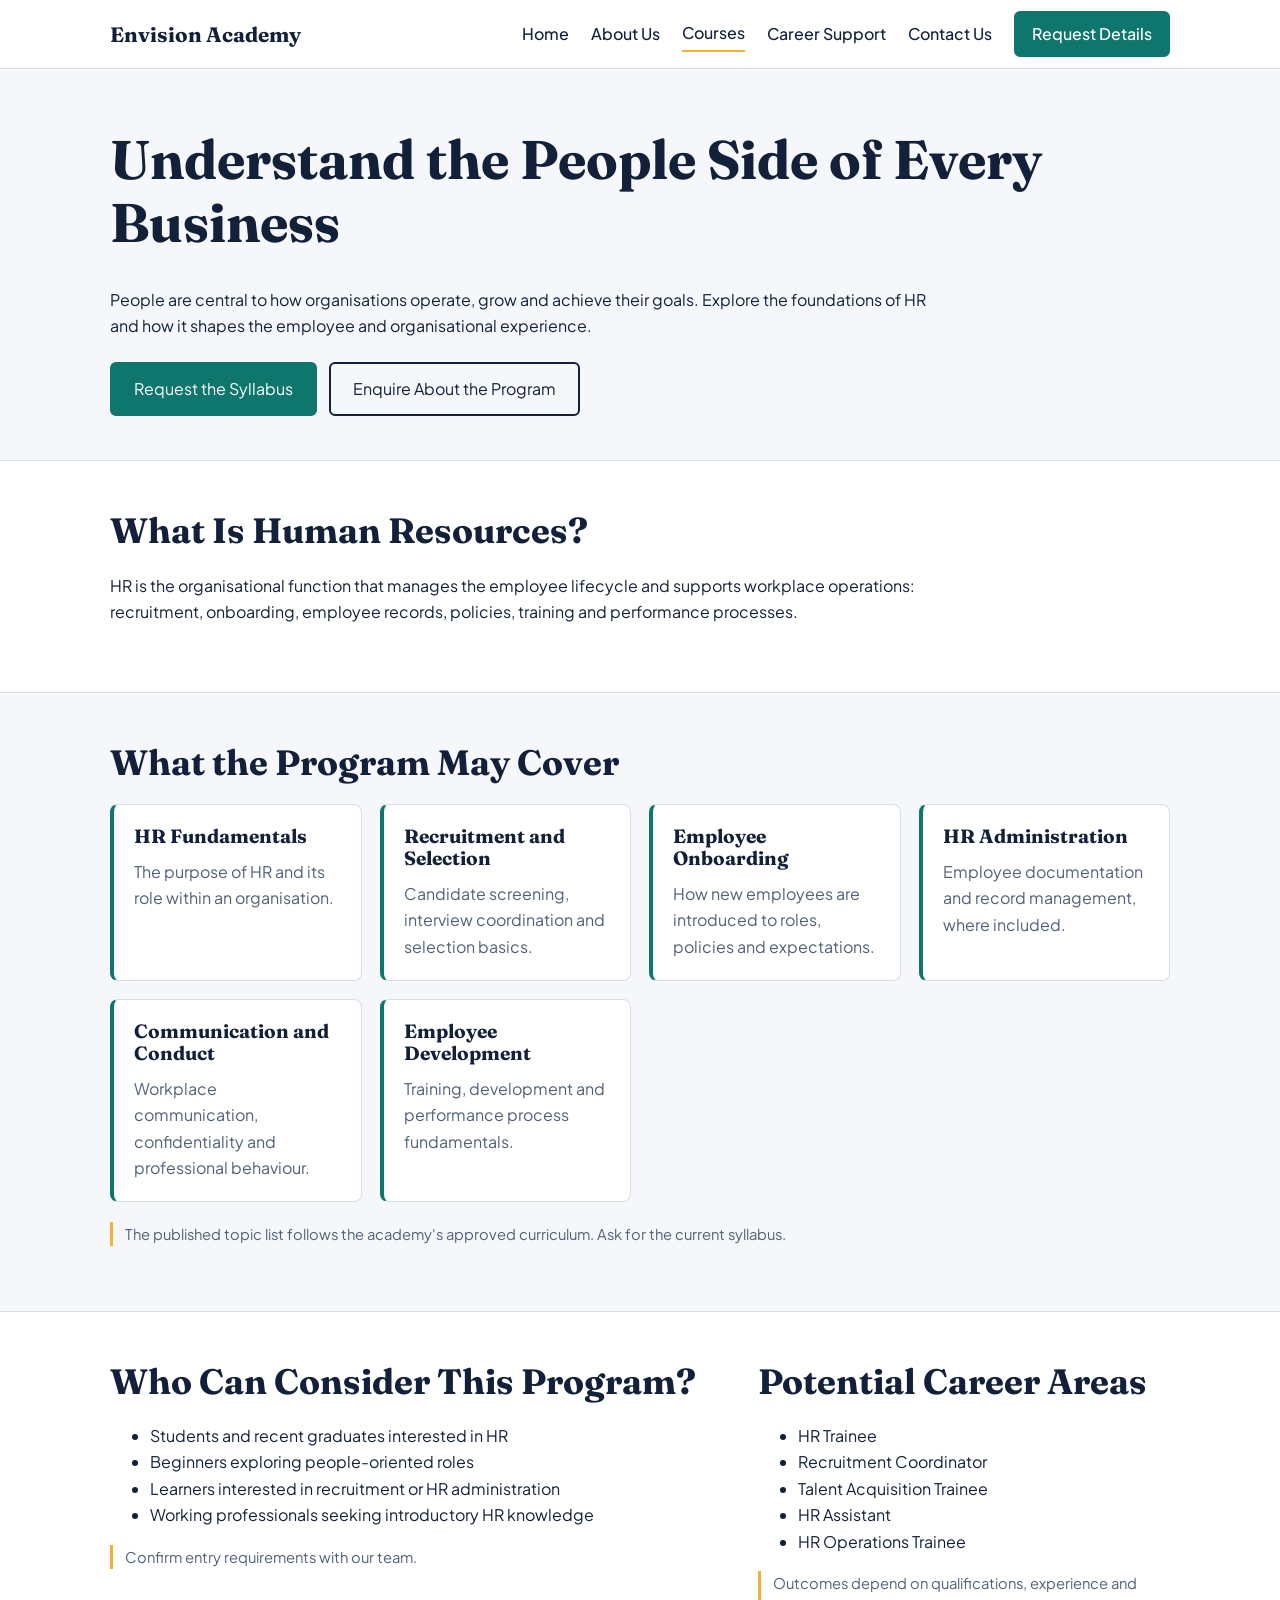
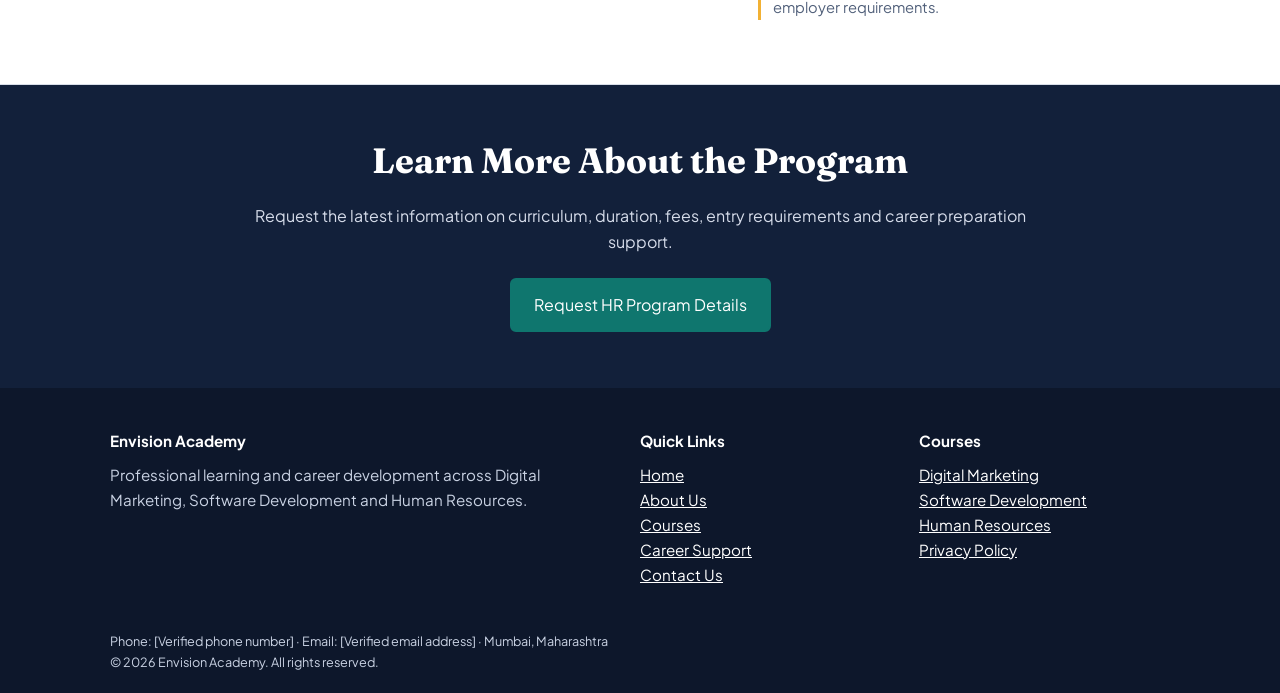
<file: human-resources.html>
<!DOCTYPE html>
<html lang="en">
<head>
<meta charset="utf-8">
<meta name="viewport" content="width=device-width,initial-scale=1">
<title>Human Resources Program | Envision Academy</title>
<meta name="description" content="Explore the Human Resources Program at Envision Academy. Learn about HR training options and request details on syllabus, eligibility and course schedule.">
<link rel="preconnect" href="https://fonts.googleapis.com"><link rel="preconnect" href="https://fonts.gstatic.com" crossorigin>
<link href="https://fonts.googleapis.com/css2?family=Fraunces:wght@600;700&family=Plus+Jakarta+Sans:wght@400;500;700&display=swap" rel="stylesheet">
<link rel="stylesheet" href="style.css">
</head>
<body>
<a class="skip" href="#main">Skip to content</a>
<header id="site-header"></header>
<main id="main">
<section class="hero solo"><div class="wrap"><div><h1>Understand the People Side of Every Business</h1>
<p>People are central to how organisations operate, grow and achieve their goals. Explore the foundations of HR and how it shapes the employee and organisational experience.</p>
<div class="btns"><a class="btn" href="contact.html">Request the Syllabus</a><a class="btn alt" href="contact.html">Enquire About the Program</a></div></div></div></section>
<section class="sec alt"><div class="wrap"><h2>What Is Human Resources?</h2><p>HR is the organisational function that manages the employee lifecycle and supports workplace operations: recruitment, onboarding, employee records, policies, training and performance processes.</p></div></section>
<section class="sec"><div class="wrap"><h2>What the Program May Cover</h2><ul class="grid">
<li><h3>HR Fundamentals</h3><p>The purpose of HR and its role within an organisation.</p></li>
<li><h3>Recruitment and Selection</h3><p>Candidate screening, interview coordination and selection basics.</p></li>
<li><h3>Employee Onboarding</h3><p>How new employees are introduced to roles, policies and expectations.</p></li>
<li><h3>HR Administration</h3><p>Employee documentation and record management, where included.</p></li>
<li><h3>Communication and Conduct</h3><p>Workplace communication, confidentiality and professional behaviour.</p></li>
<li><h3>Employee Development</h3><p>Training, development and performance process fundamentals.</p></li></ul>
<p class="note">The published topic list follows the academy's approved curriculum. Ask for the current syllabus.</p></div></section>
<section class="sec alt"><div class="wrap two"><div><h2>Who Can Consider This Program?</h2><ul><li>Students and recent graduates interested in HR</li><li>Beginners exploring people-oriented roles</li><li>Learners interested in recruitment or HR administration</li><li>Working professionals seeking introductory HR knowledge</li></ul><p class="note">Confirm entry requirements with our team.</p></div>
<div><h2>Potential Career Areas</h2><ul><li>HR Trainee</li><li>Recruitment Coordinator</li><li>Talent Acquisition Trainee</li><li>HR Assistant</li><li>HR Operations Trainee</li></ul><p class="note">Outcomes depend on qualifications, experience and employer requirements.</p></div></div></section>
<section class="cta"><div class="wrap"><h2>Learn More About the Program</h2><p>Request the latest information on curriculum, duration, fees, entry requirements and career preparation support.</p><div class="btns"><a class="btn" href="contact.html">Request HR Program Details</a></div></div></section>
</main>
<footer id="site-footer"></footer>
<script src="script.js"></script>
</body>
</html>
</file>
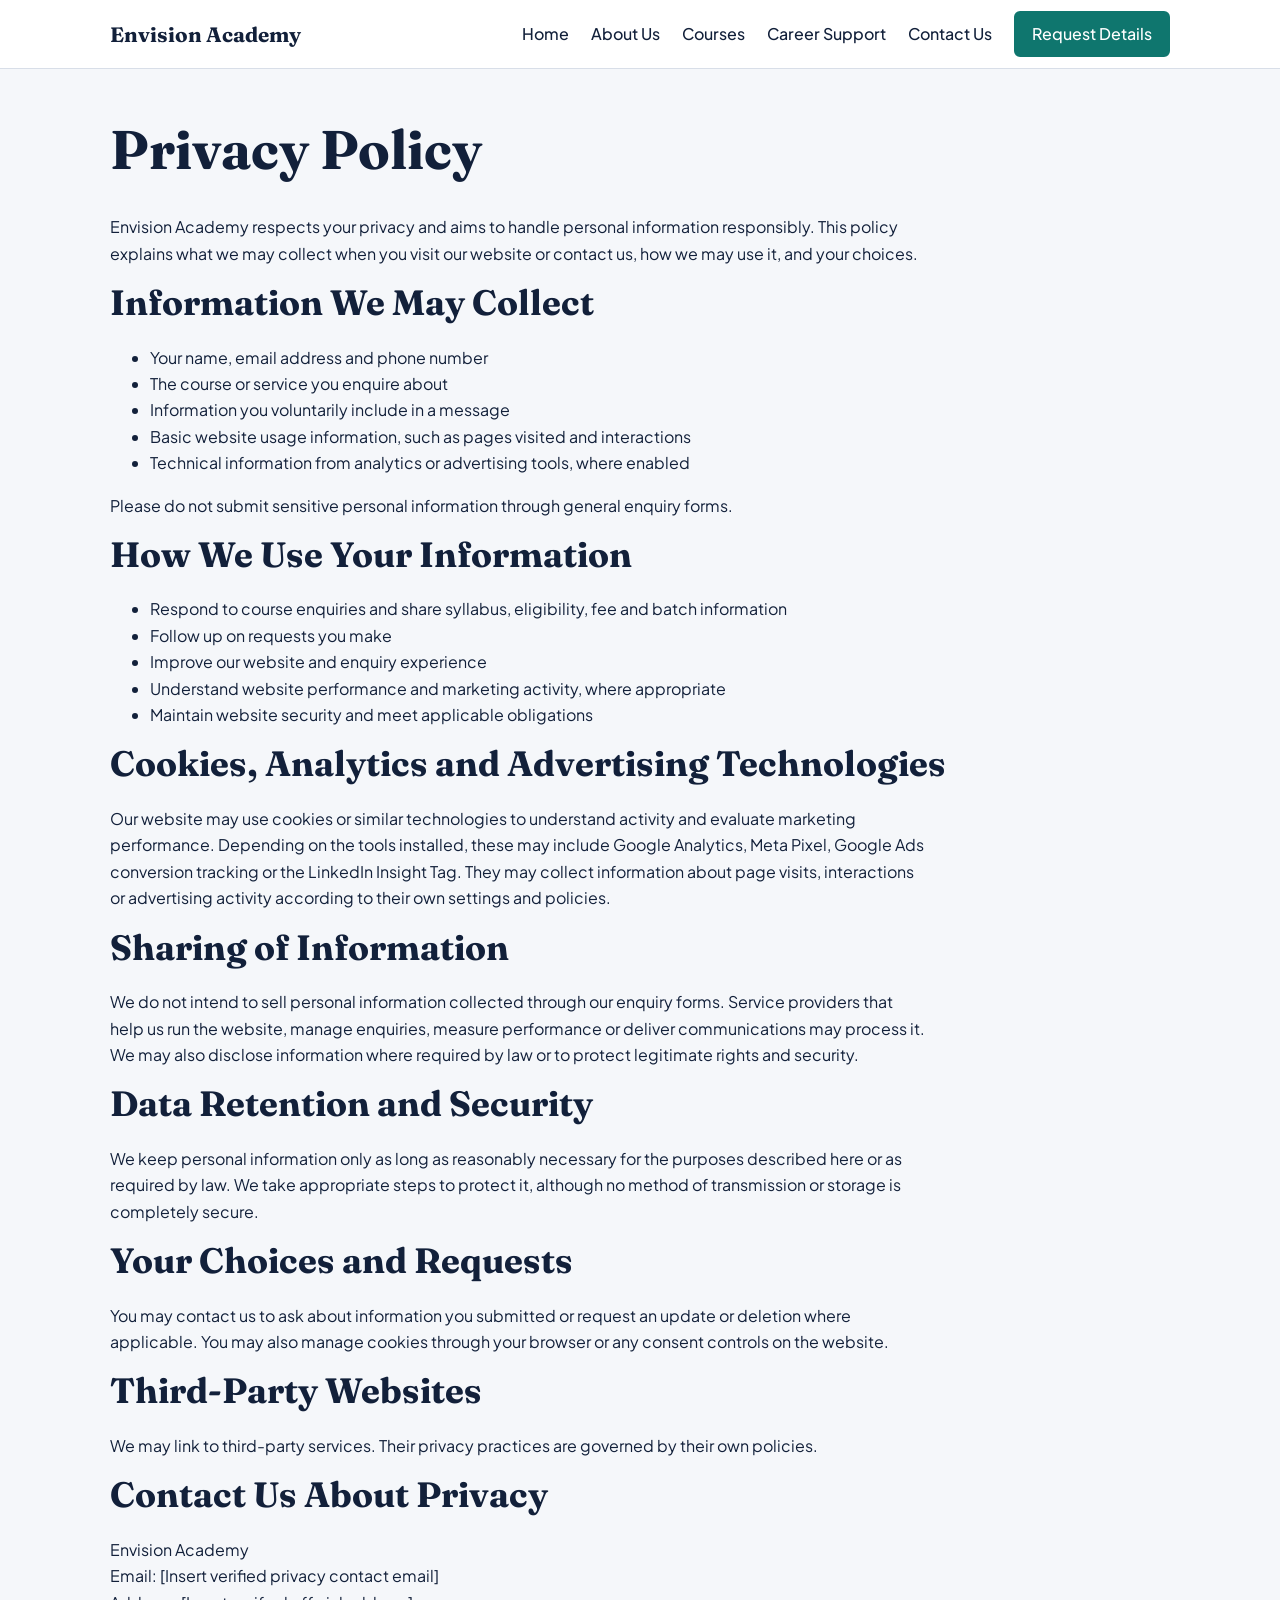
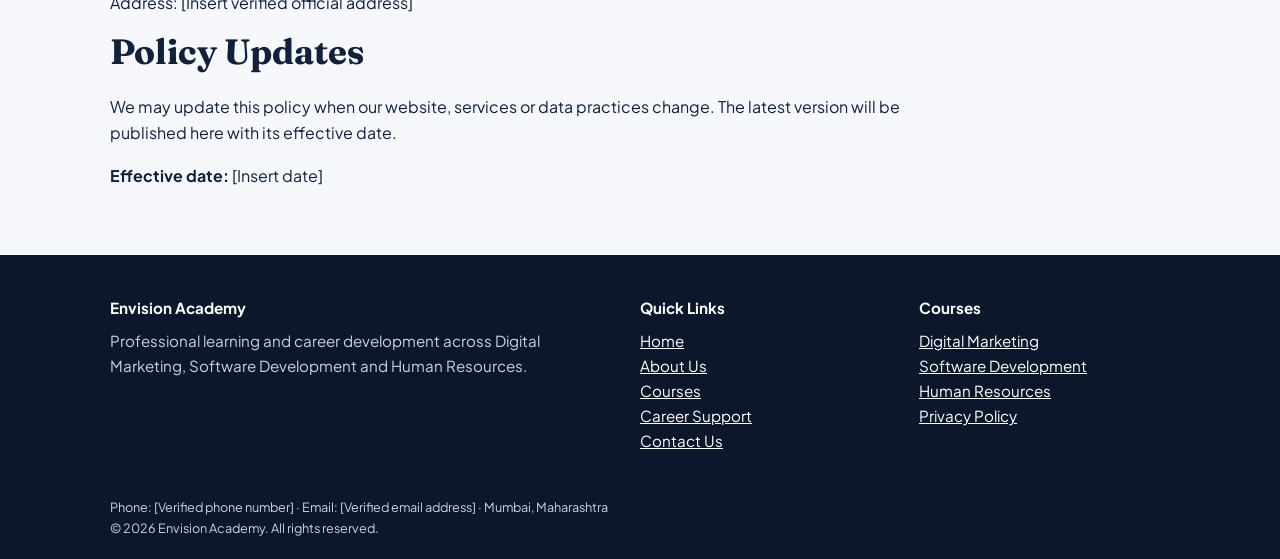
<file: privacy.html>
<!DOCTYPE html>
<html lang="en">
<head>
<meta charset="utf-8">
<meta name="viewport" content="width=device-width,initial-scale=1">
<title>Privacy Policy | Envision Academy</title>
<meta name="description" content="Privacy Policy for Envision Academy.">
<link rel="preconnect" href="https://fonts.googleapis.com"><link rel="preconnect" href="https://fonts.gstatic.com" crossorigin>
<link href="https://fonts.googleapis.com/css2?family=Fraunces:wght@600;700&family=Plus+Jakarta+Sans:wght@400;500;700&display=swap" rel="stylesheet">
<link rel="stylesheet" href="style.css">
</head>
<body>
<a class="skip" href="#main">Skip to content</a>
<header id="site-header"></header>
<main id="main">
<section class="sec"><div class="wrap"><h1>Privacy Policy</h1>
<!-- TODO: starter copy. Confirm actual data practices, add contact details and get legal review before publishing. -->
<p>Envision Academy respects your privacy and aims to handle personal information responsibly. This policy explains what we may collect when you visit our website or contact us, how we may use it, and your choices.</p>
<h2>Information We May Collect</h2><ul><li>Your name, email address and phone number</li><li>The course or service you enquire about</li><li>Information you voluntarily include in a message</li><li>Basic website usage information, such as pages visited and interactions</li><li>Technical information from analytics or advertising tools, where enabled</li></ul><p>Please do not submit sensitive personal information through general enquiry forms.</p>
<h2>How We Use Your Information</h2><ul><li>Respond to course enquiries and share syllabus, eligibility, fee and batch information</li><li>Follow up on requests you make</li><li>Improve our website and enquiry experience</li><li>Understand website performance and marketing activity, where appropriate</li><li>Maintain website security and meet applicable obligations</li></ul>
<h2>Cookies, Analytics and Advertising Technologies</h2><p>Our website may use cookies or similar technologies to understand activity and evaluate marketing performance. Depending on the tools installed, these may include Google Analytics, Meta Pixel, Google Ads conversion tracking or the LinkedIn Insight Tag. They may collect information about page visits, interactions or advertising activity according to their own settings and policies.</p>
<h2>Sharing of Information</h2><p>We do not intend to sell personal information collected through our enquiry forms. Service providers that help us run the website, manage enquiries, measure performance or deliver communications may process it. We may also disclose information where required by law or to protect legitimate rights and security.</p>
<h2>Data Retention and Security</h2><p>We keep personal information only as long as reasonably necessary for the purposes described here or as required by law. We take appropriate steps to protect it, although no method of transmission or storage is completely secure.</p>
<h2>Your Choices and Requests</h2><p>You may contact us to ask about information you submitted or request an update or deletion where applicable. You may also manage cookies through your browser or any consent controls on the website.</p>
<h2>Third-Party Websites</h2><p>We may link to third-party services. Their privacy practices are governed by their own policies.</p>
<h2>Contact Us About Privacy</h2><p>Envision Academy<br>Email: [Insert verified privacy contact email]<br>Address: [Insert verified official address]</p>
<h2>Policy Updates</h2><p>We may update this policy when our website, services or data practices change. The latest version will be published here with its effective date.</p><p><strong>Effective date:</strong> [Insert date]</p></div></section>
</main>
<footer id="site-footer"></footer>
<script src="script.js"></script>
</body>
</html>
</file>
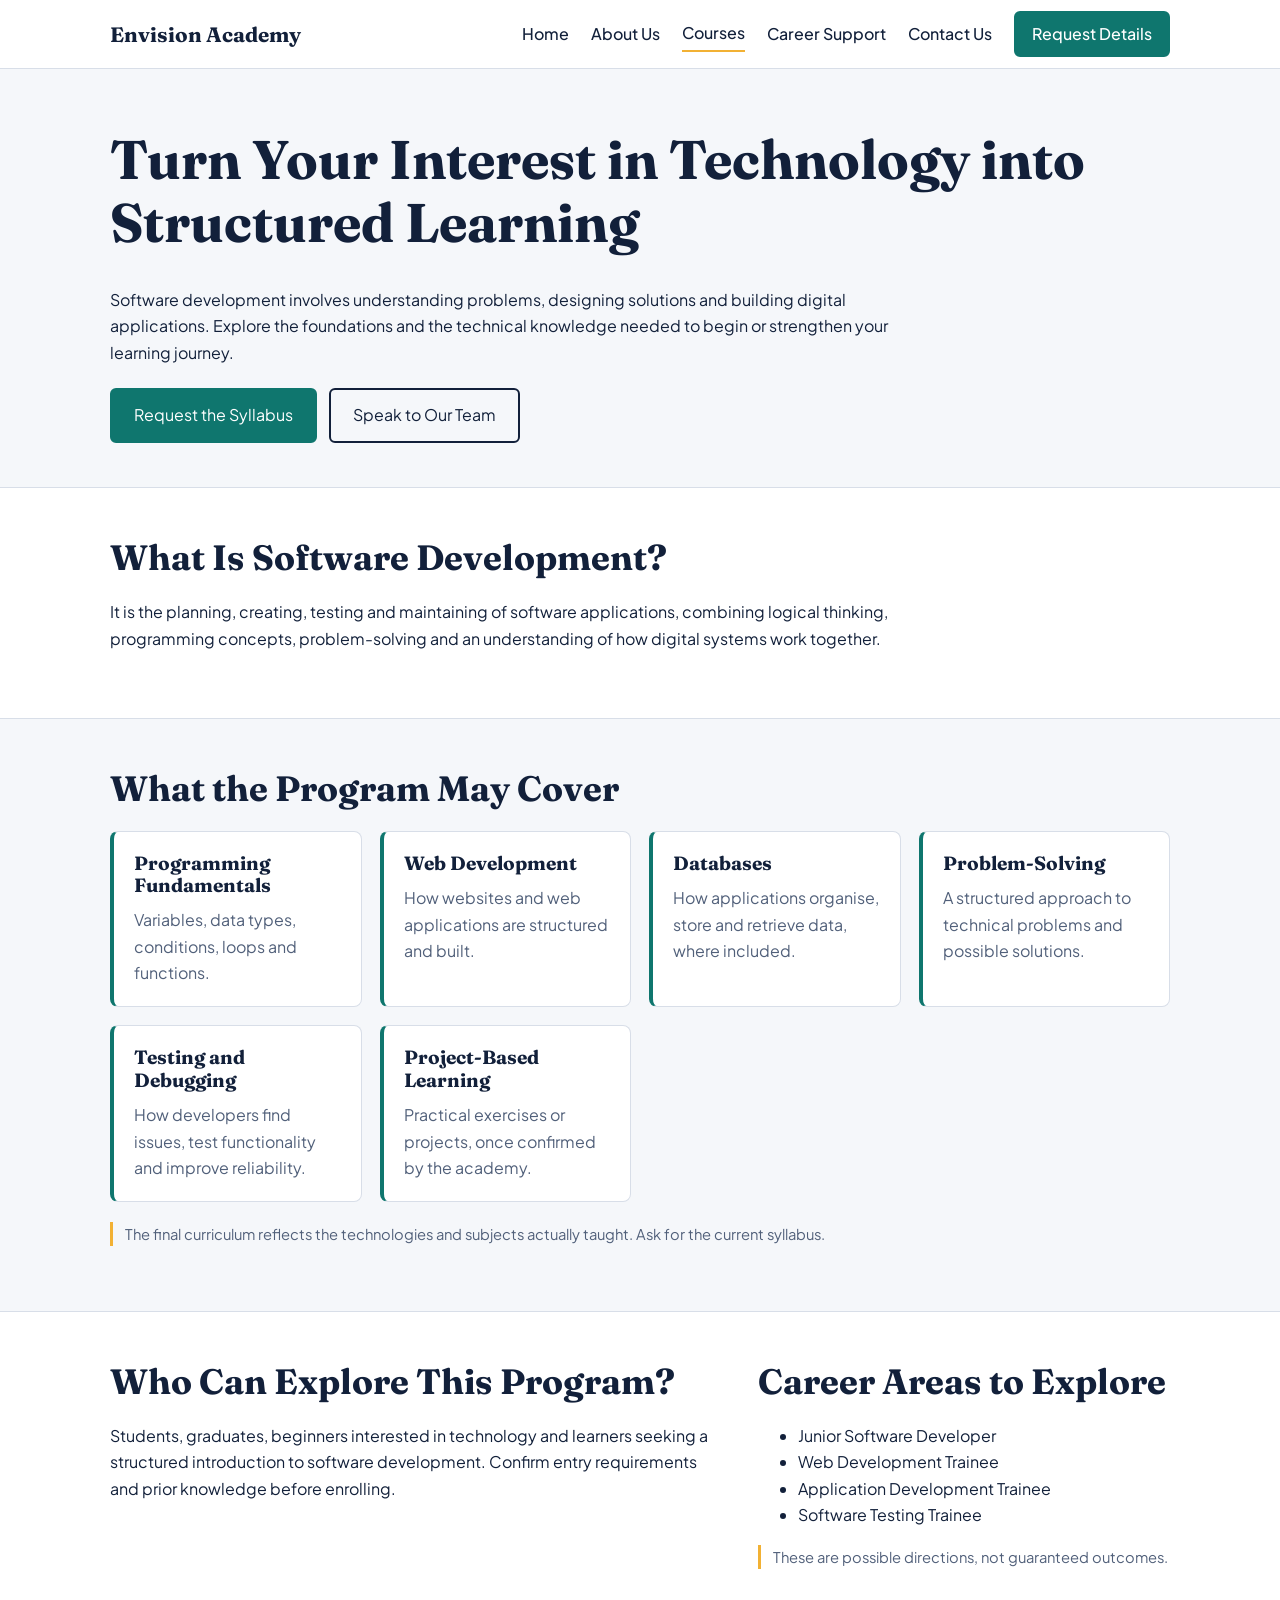
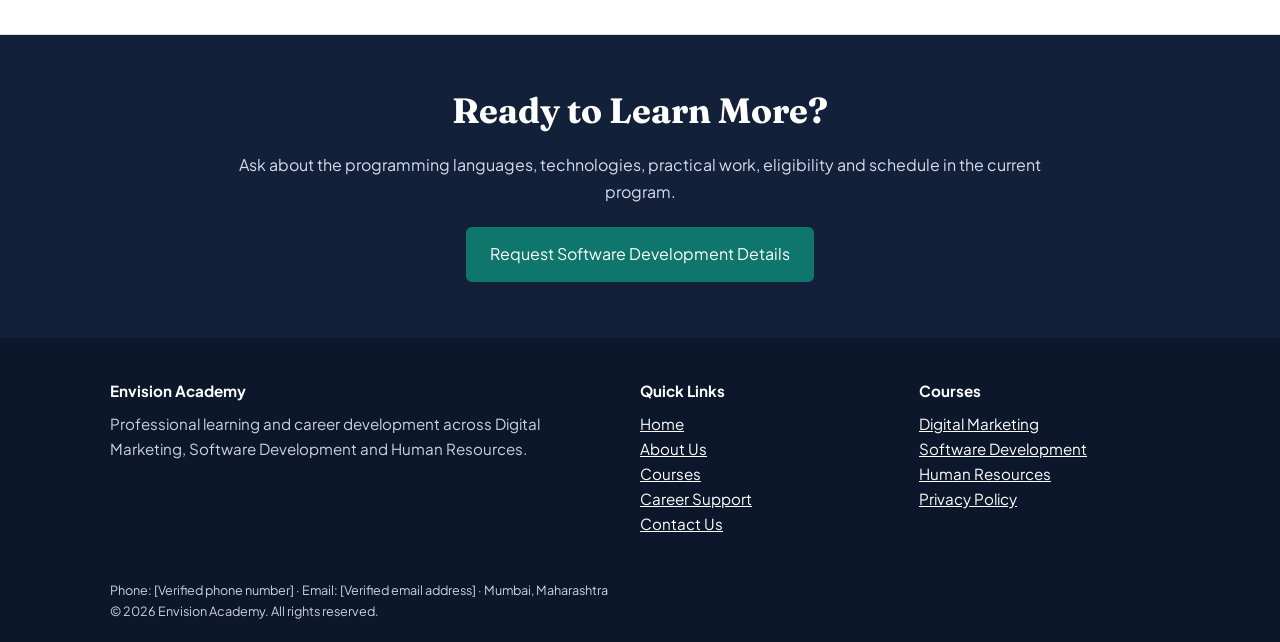
<file: software-development.html>
<!DOCTYPE html>
<html lang="en">
<head>
<meta charset="utf-8">
<meta name="viewport" content="width=device-width,initial-scale=1">
<title>Software Development Program | Envision Academy</title>
<meta name="description" content="Explore software development training at Envision Academy. Request program information, eligibility details, syllabus and available batches.">
<link rel="preconnect" href="https://fonts.googleapis.com"><link rel="preconnect" href="https://fonts.gstatic.com" crossorigin>
<link href="https://fonts.googleapis.com/css2?family=Fraunces:wght@600;700&family=Plus+Jakarta+Sans:wght@400;500;700&display=swap" rel="stylesheet">
<link rel="stylesheet" href="style.css">
</head>
<body>
<a class="skip" href="#main">Skip to content</a>
<header id="site-header"></header>
<main id="main">
<section class="hero solo"><div class="wrap"><div><h1>Turn Your Interest in Technology into Structured Learning</h1>
<p>Software development involves understanding problems, designing solutions and building digital applications. Explore the foundations and the technical knowledge needed to begin or strengthen your learning journey.</p>
<div class="btns"><a class="btn" href="contact.html">Request the Syllabus</a><a class="btn alt" href="contact.html">Speak to Our Team</a></div></div></div></section>
<section class="sec alt"><div class="wrap"><h2>What Is Software Development?</h2><p>It is the planning, creating, testing and maintaining of software applications, combining logical thinking, programming concepts, problem-solving and an understanding of how digital systems work together.</p></div></section>
<section class="sec"><div class="wrap"><h2>What the Program May Cover</h2><ul class="grid">
<li><h3>Programming Fundamentals</h3><p>Variables, data types, conditions, loops and functions.</p></li>
<li><h3>Web Development</h3><p>How websites and web applications are structured and built.</p></li>
<li><h3>Databases</h3><p>How applications organise, store and retrieve data, where included.</p></li>
<li><h3>Problem-Solving</h3><p>A structured approach to technical problems and possible solutions.</p></li>
<li><h3>Testing and Debugging</h3><p>How developers find issues, test functionality and improve reliability.</p></li>
<li><h3>Project-Based Learning</h3><p>Practical exercises or projects, once confirmed by the academy.</p></li></ul>
<p class="note">The final curriculum reflects the technologies and subjects actually taught. Ask for the current syllabus.</p></div></section>
<section class="sec alt"><div class="wrap two"><div><h2>Who Can Explore This Program?</h2><p>Students, graduates, beginners interested in technology and learners seeking a structured introduction to software development. Confirm entry requirements and prior knowledge before enrolling.</p></div>
<div><h2>Career Areas to Explore</h2><ul><li>Junior Software Developer</li><li>Web Development Trainee</li><li>Application Development Trainee</li><li>Software Testing Trainee</li></ul><p class="note">These are possible directions, not guaranteed outcomes.</p></div></div></section>
<section class="cta"><div class="wrap"><h2>Ready to Learn More?</h2><p>Ask about the programming languages, technologies, practical work, eligibility and schedule in the current program.</p><div class="btns"><a class="btn" href="contact.html">Request Software Development Details</a></div></div></section>
</main>
<footer id="site-footer"></footer>
<script src="script.js"></script>
</body>
</html>
</file>
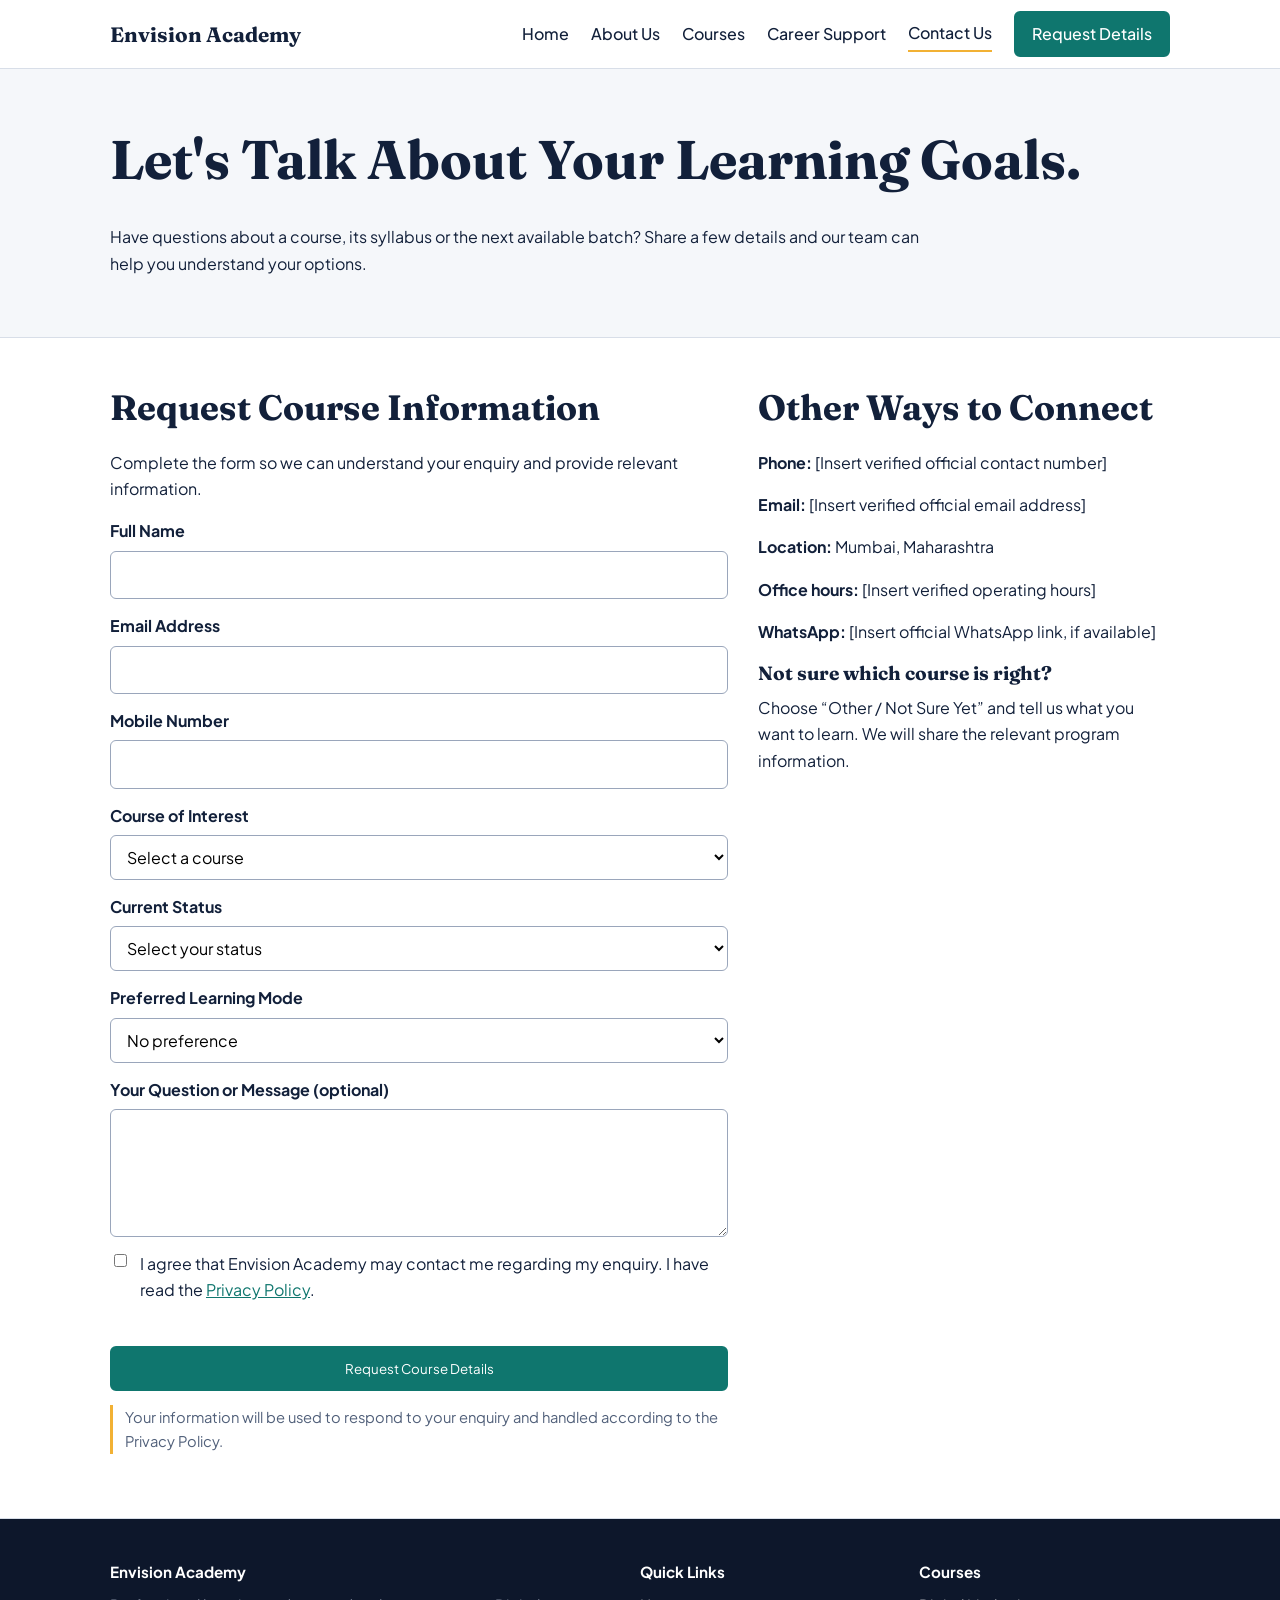
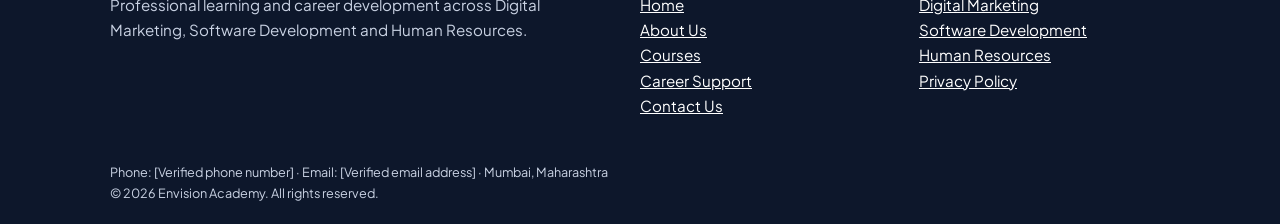
<file: thank-you.html>
<!DOCTYPE html>
<html lang="en">
<head>
<meta charset="utf-8">
<meta name="viewport" content="width=device-width,initial-scale=1">
<title>Thank You | Envision Academy</title>
<meta name="description" content="Thank you for your enquiry to Envision Academy.">
<link rel="preconnect" href="https://fonts.googleapis.com"><link rel="preconnect" href="https://fonts.gstatic.com" crossorigin>
<link href="https://fonts.googleapis.com/css2?family=Fraunces:wght@600;700&family=Plus+Jakarta+Sans:wght@400;500;700&display=swap" rel="stylesheet">
<link rel="stylesheet" href="style.css">
</head>
<body data-guard="1">
<a class="skip" href="#main">Skip to content</a>
<header id="site-header"></header>
<main id="main">
<section class="hero solo"><div class="wrap"><div><h1>Thank You for Contacting Envision Academy!</h1>
<p>Your enquiry has been submitted successfully. Our team will review it and contact you using the details you provided.</p>
<h2>What Happens Next?</h2><ol class="steps"><li><strong>We review your enquiry</strong>Our team reads your course request.</li><li><strong>We follow up</strong>We contact you using your details, subject to our enquiry process.</li><li><strong>You get the details</strong>Discuss the syllabus, eligibility, duration, fees and available batches.</li></ol>
<div class="btns"><a class="btn" href="courses.html">Explore Our Courses</a><a class="btn alt" href="index.html">Return to Home</a></div></div></div></section>
</main>
<footer id="site-footer"></footer>
<script src="script.js"></script>
</body>
</html>
</file>
<file: style.css>
:root{--ink:#12203a;--bg:#f5f7fa;--teal:#0f766e;--teal-d:#0b5a54;--amber:#f2b134;--line:#d8dee8;--mut:#51607a}
*{box-sizing:border-box}
body{margin:0;font:400 1rem/1.65 "Plus Jakarta Sans",system-ui,sans-serif;color:var(--ink);background:var(--bg)}
h1,h2,h3{font-family:Fraunces,Georgia,serif;line-height:1.15;margin:0 0 .6em}
h1{font-size:clamp(2.1rem,5vw,3.4rem)}h2{font-size:clamp(1.6rem,3vw,2.2rem)}h3{font-size:1.2rem}
p{margin:0 0 1em;max-width:68ch}a{color:var(--teal)}
.wrap{max-width:1100px;margin:0 auto;padding:0 20px}
.skip{position:absolute;left:-999px}.skip:focus{left:10px;top:10px;background:#fff;padding:8px;z-index:99}
:focus-visible{outline:3px solid var(--amber);outline-offset:2px}
.hd{position:sticky;top:0;background:#fff;border-bottom:1px solid var(--line);z-index:10}
.hd .wrap{display:flex;align-items:center;justify-content:space-between;height:68px}
.logo{font:700 1.3rem Fraunces,serif;color:var(--ink);text-decoration:none}
.nav{display:flex;gap:22px;align-items:center}.nav a{color:var(--ink);text-decoration:none;font-weight:500;padding:4px 0}
.nav a[aria-current]{border-bottom:2px solid var(--amber)}.nav .btn{padding:8px 16px;color:#fff}
.menu{display:none}
@media(max-width:820px){.menu{display:block;background:none;border:1px solid var(--line);padding:8px 12px;border-radius:6px;font:inherit}
.nav{display:none;position:absolute;top:68px;left:0;right:0;background:#fff;flex-direction:column;align-items:flex-start;padding:16px 20px;border-bottom:1px solid var(--line)}.nav.open{display:flex}}
.btn{display:inline-block;background:var(--teal);color:#fff!important;padding:12px 22px;border-radius:6px;font:700 1rem inherit;font-family:inherit;text-decoration:none;border:2px solid var(--teal);cursor:pointer}
.btn:hover{background:var(--teal-d)}.btn.alt{background:transparent;color:var(--ink)!important;border-color:var(--ink)}
.btns{display:flex;gap:12px;flex-wrap:wrap;margin-top:1.4em}
.hero{padding:60px 0 44px}.hero .wrap{display:grid;grid-template-columns:1.1fr .9fr;gap:40px;align-items:center}
.hero.solo .wrap{grid-template-columns:1fr}
@media(max-width:820px){.hero .wrap{grid-template-columns:1fr}}
.sec{padding:50px 0}.sec.alt{background:#fff;border-block:1px solid var(--line)}
.grid{display:grid;gap:18px;grid-template-columns:repeat(auto-fit,minmax(240px,1fr));list-style:none;padding:0;margin:1.2em 0}
.grid>*{background:#fff;border:1px solid var(--line);border-left:4px solid var(--teal);border-radius:8px;padding:20px}
.alt .grid>*{background:var(--bg)}.grid p{margin:0;color:var(--mut)}
.steps{counter-reset:s;list-style:none;padding:0;max-width:720px}
.steps li{counter-increment:s;padding:0 0 18px 56px;position:relative}
.steps li:before{content:counter(s);position:absolute;left:0;top:0;width:38px;height:38px;border-radius:50%;background:var(--ink);color:#fff;display:grid;place-items:center;font-weight:700}
.steps strong{display:block}
.note{font-size:.92rem;color:var(--mut);border-left:3px solid var(--amber);padding-left:12px}
.cta{background:var(--ink);color:#fff;text-align:center;padding:56px 0}.cta p{margin-inline:auto;color:#d6dcea}
.cta .btns{justify-content:center}.cta .btn.alt{color:#fff!important;border-color:#fff}
details{background:#fff;border:1px solid var(--line);border-radius:8px;padding:14px 18px;margin-bottom:10px}
summary{cursor:pointer;font-weight:700}details p{margin:.6em 0 0}
form{display:grid;gap:14px;max-width:620px}label{font-weight:700;display:grid;gap:6px}
input,select,textarea{font:inherit;font-weight:400;padding:10px 12px;border:1px solid #9aa6bb;border-radius:6px;background:#fff}
.err{color:#b42318;font-weight:500;font-size:.9rem}.chk{display:flex;gap:10px;font-weight:400;align-items:flex-start}
.two{display:grid;gap:30px;grid-template-columns:1.2fr .8fr}@media(max-width:820px){.two{grid-template-columns:1fr}}
.ft{background:#0d172b;color:#c9d2e3;padding:40px 0 20px;font-size:.95rem}.ft a{color:#fff}
.ft .wrap{display:grid;grid-template-columns:2fr 1fr 1fr;gap:28px}@media(max-width:700px){.ft .wrap{grid-template-columns:1fr}}
.ft ul{list-style:none;padding:0;margin:0}.ft h4{color:#fff;margin:0 0 8px}.ft small{grid-column:1/-1;margin-top:16px}
.path{width:100%;height:auto}.path text{font:600 13px "Plus Jakarta Sans",sans-serif;fill:var(--ink)}
.path .ln{stroke-dasharray:420;stroke-dashoffset:420;animation:draw 1.6s ease forwards}
@keyframes draw{to{stroke-dashoffset:0}}
@media(prefers-reduced-motion:reduce){.path .ln{animation:none;stroke-dashoffset:0}}
</file>
